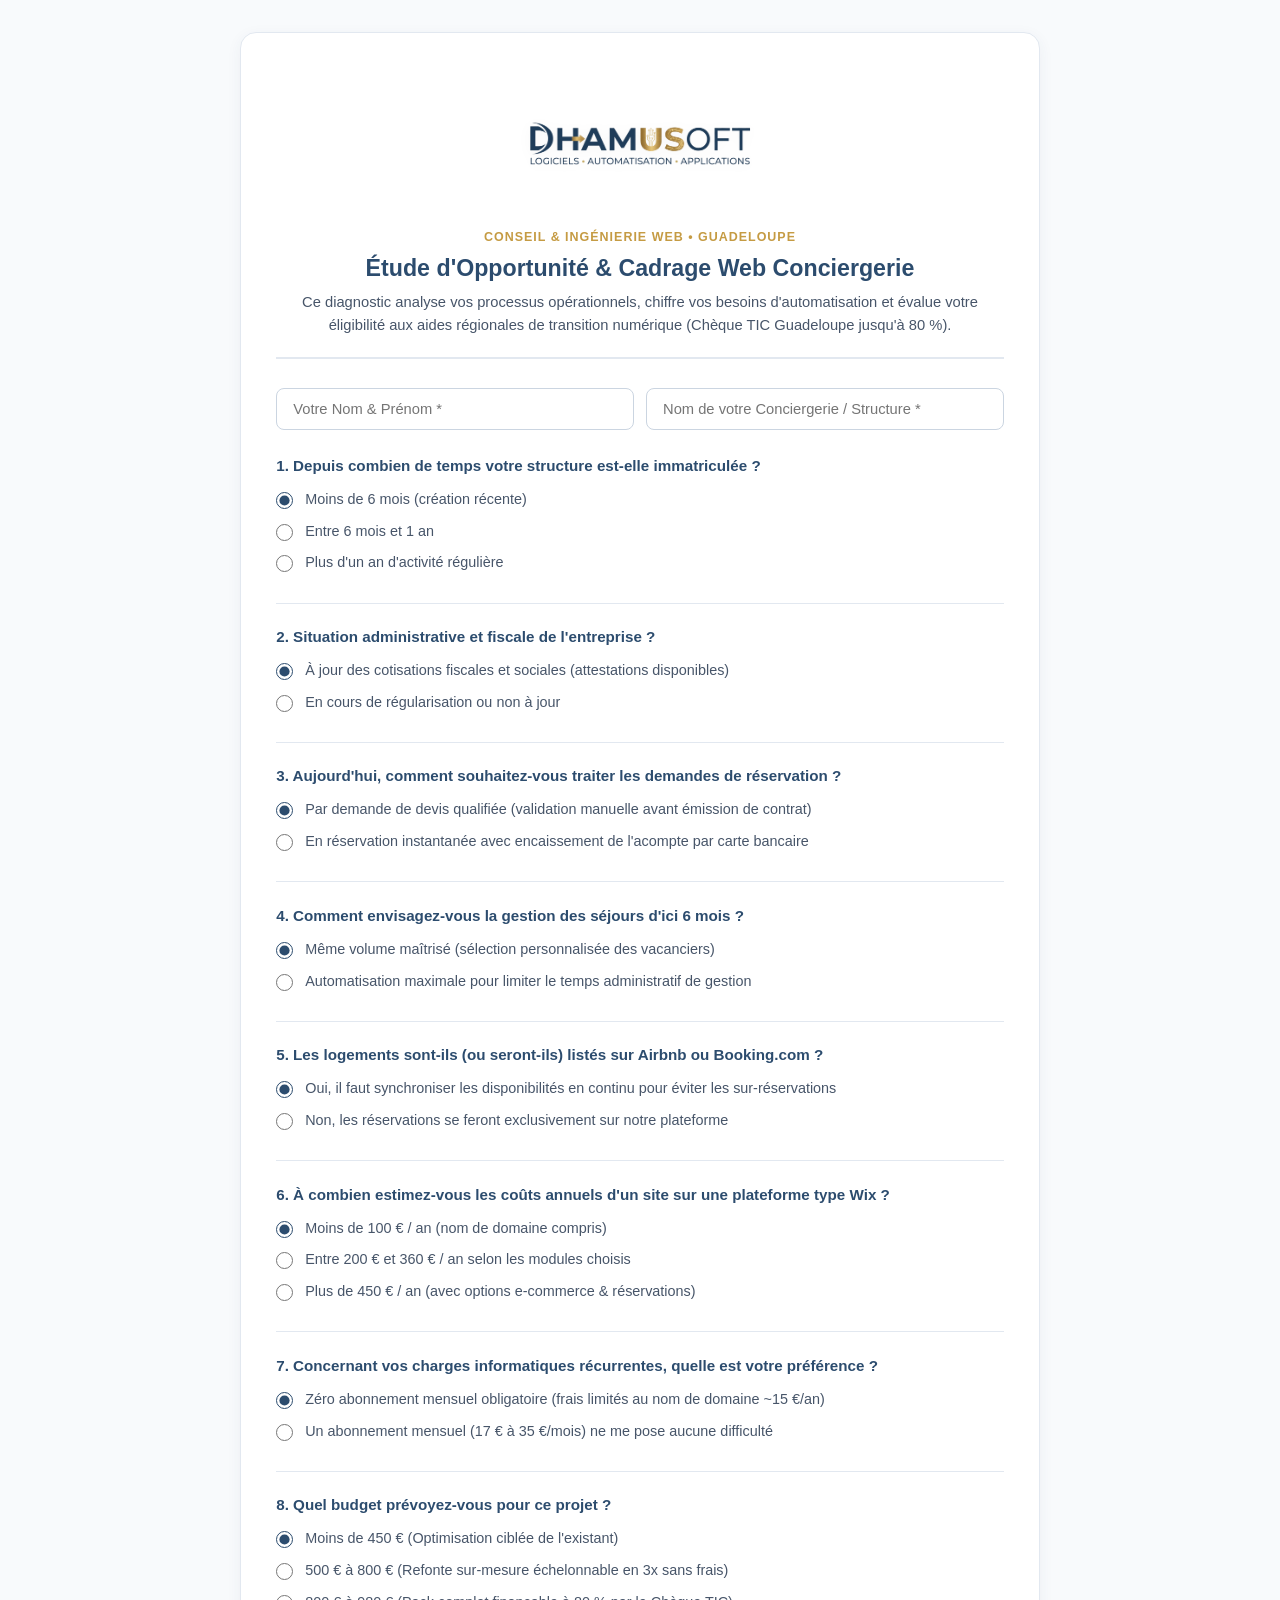
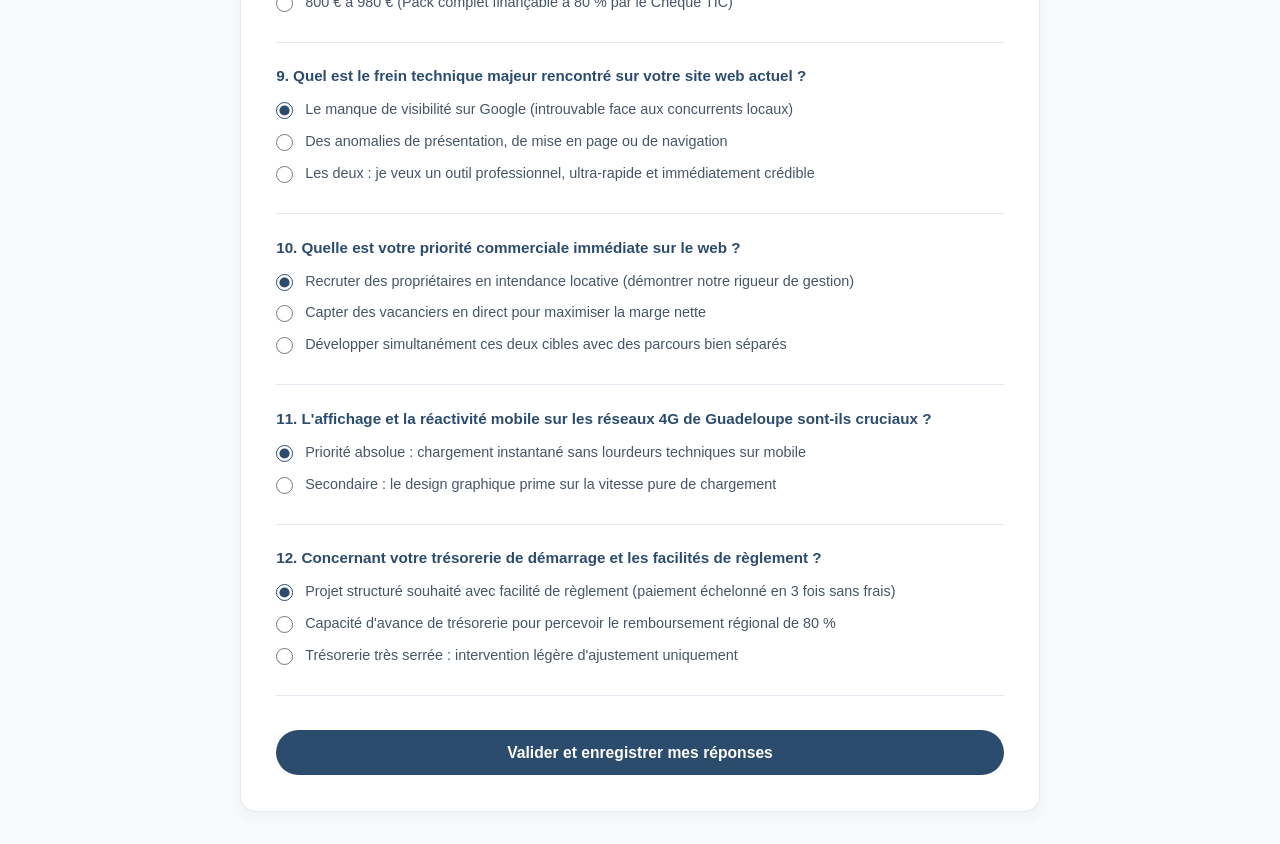
<file: Diagnostic_conciergerie.html>
<!DOCTYPE html>
<html lang="fr">
<head>
  <meta charset="UTF-8">
  <meta name="viewport" content="width=device-width, initial-scale=1.0">
  <title>Cadrage & Diagnostic Web Conciergerie - Dhamusoft</title>
  <link rel="icon" href="data:image/svg+xml,<svg xmlns=%22http://www.w3.org/2000/svg%22 viewBox=%220 0 100 100%22><text y=%22.9em%22 font-size=%2290%22>💻</text></svg>">
  
  <style>
    :root {
      --primary: #2C4C6E;
      --primary-hover: #1E3754;
      --accent: #C59B43;
      --accent-hover: #A88132;
      --bg-page: #f8fafc;
      --card-bg: #ffffff;
      --text-main: #0f172a;
      --text-muted: #475569;
      --border: #e2e8f0;
      --frame-border: #cbd5e1;
      --success-green: #059669;
      --success-bg: #ecfdf5;
      --edit-bg: #e0f2fe;
    }

    * { box-sizing: border-box; margin: 0; padding: 0; }

    body {
      font-family: -apple-system, BlinkMacSystemFont, "Segoe UI", Roboto, sans-serif;
      background-color: var(--bg-page);
      color: var(--text-main);
      line-height: 1.6;
      padding: 2rem 1rem;
      display: flex;
      justify-content: center;
    }

    .container {
      width: 100%;
      max-width: 800px;
      background: var(--card-bg);
      padding: 2.2rem;
      border-radius: 16px;
      border: 1px solid var(--border);
      box-shadow: 0 4px 15px rgba(44, 76, 110, 0.06);
    }

    .brand-header { text-align: center; margin-bottom: 1.8rem; padding-bottom: 1.2rem; border-bottom: 2px solid var(--border); }
    .brand-logo { display: block; max-width: 260px; height: auto; margin: 0 auto 0.8rem auto; filter: drop-shadow(0 2px 6px rgba(0,0,0,0.04)); }
    .brand-tag { display: inline-block; font-size: 0.78rem; font-weight: 800; letter-spacing: 1px; text-transform: uppercase; color: var(--accent); margin-bottom: 0.3rem; }
    h1 { font-size: 1.45rem; color: var(--primary); font-weight: 800; line-height: 1.3; }
    p.intro { color: var(--text-muted); font-size: 0.92rem; margin-top: 0.5rem; }

    .client-info { display: grid; grid-template-columns: 1fr 1fr; gap: 12px; margin-bottom: 1.5rem; }
    .client-info input { padding: 0.75rem 1rem; border: 1px solid var(--frame-border); border-radius: 8px; font-size: 0.92rem; outline: none; }
    .client-info input:focus { border-color: var(--primary); box-shadow: 0 0 0 3px rgba(44, 76, 110, 0.12); }

    .question { margin-bottom: 1.35rem; padding-bottom: 1.2rem; border-bottom: 1px solid var(--border); }
    .question-title { font-weight: 700; font-size: 0.95rem; color: var(--primary); margin-bottom: 0.6rem; }
    label { display: flex; align-items: flex-start; margin-bottom: 0.55rem; cursor: pointer; font-size: 0.90rem; color: var(--text-muted); }
    label:hover { color: var(--text-main); }
    input[type="radio"] { margin-right: 12px; margin-top: 4px; accent-color: var(--primary); min-width: 17px; min-height: 17px; }

    .btn-submit { width: 100%; padding: 0.85rem; background: var(--primary); color: #ffffff; border: none; border-radius: 25px; font-weight: 700; font-size: 0.98rem; cursor: pointer; margin-top: 0.8rem; transition: all 0.2s; }
    .btn-submit:hover { background: var(--primary-hover); transform: translateY(-2px); }

    #confirmation-screen { display: none; text-align: center; padding: 2.2rem 1.5rem; background: var(--success-bg); border: 1px solid #a7f3d0; border-radius: 12px; }
    .confirm-title { font-size: 1.3rem; font-weight: 800; color: var(--success-green); margin-bottom: 0.5rem; }
    .confirm-desc { font-size: 0.92rem; color: var(--text-main); margin-bottom: 1.5rem; }
    .buttons-group { display: flex; flex-direction: column; gap: 10px; max-width: 380px; margin: 0 auto; }
    .btn-action { padding: 0.8rem 1.2rem; color: white; text-decoration: none; border-radius: 25px; font-weight: 700; font-size: 0.90rem; display: inline-flex; align-items: center; justify-content: center; gap: 8px; cursor: pointer; border: none; }
    .btn-wa { background: #25D366; } .btn-wa:hover { background: #1eb855; }
    .btn-gmail { background: #ea4335; } .btn-gmail:hover { background: #d33828; }
    .btn-mail-app { background: var(--primary); } .btn-mail-app:hover { background: var(--primary-hover); }
    .secret-trigger { margin-top: 2rem; font-size: 0.75rem; color: #94a3b8; cursor: pointer; user-select: none; }

    #adminModal { display: none; position: fixed; top: 0; left: 0; width: 100%; height: 100%; background: rgba(15, 23, 42, 0.65); backdrop-filter: blur(4px); z-index: 1000; align-items: center; justify-content: center; }
    .admin-card { background: white; padding: 24px; border-radius: 12px; max-width: 360px; width: 90%; text-align: center; }
    .admin-card input { width: 100%; padding: 10px; margin: 14px 0; border: 1px solid var(--frame-border); border-radius: 6px; font-size: 1rem; text-align: center; }
    .admin-card .ref-input { font-size: 0.85rem; background: #f8fafc; color: var(--text-muted); }

    #restitution-report { display: none; margin-top: 2.5rem; padding-top: 2rem; border-top: 2px dashed var(--frame-border); }
    .report-header { display: flex; justify-content: space-between; align-items: center; border-bottom: 2px solid var(--primary); padding-bottom: 1rem; margin-bottom: 1.2rem; }
    .report-header-titles h2 { font-size: 1.2rem; color: var(--primary); font-weight: 800; }
    .report-logo { max-width: 160px; height: auto; }
    .meta-box { font-size: 0.88rem; color: var(--text-muted); margin-top: 4px; }
    
    .tic-alert { background: var(--success-bg); border-left: 4px solid var(--success-green); padding: 0.85rem 1rem; border-radius: 6px; font-size: 0.88rem; color: #064e3b; margin-bottom: 1.4rem; }
    
    .ranking-card { border: 1px solid var(--border); border-radius: 10px; padding: 1rem 1.2rem; margin-bottom: 1rem; background: #ffffff; }
    .badge-rank { display: inline-block; font-weight: 800; font-size: 0.75rem; padding: 3px 10px; border-radius: 15px; margin-bottom: 0.4rem; letter-spacing: 0.5px; }
    .rank-1 { border-color: var(--accent); background: #fffdfa; } .rank-1 .badge-rank { background: var(--accent); color: white; }
    .rank-2 { border-color: var(--primary); background: #f8fafc; } .rank-2 .badge-rank { background: var(--primary); color: white; }
    .rank-3 { border-color: var(--border); background: #f8fafc; opacity: 0.8; } .rank-3 .badge-rank { background: var(--text-muted); color: white; }
    .sol-title { font-size: 1.05rem; font-weight: 800; color: var(--text-main); margin-bottom: 4px; }
    .sol-desc { font-size: 0.88rem; color: var(--text-muted); margin-bottom: 6px; }
    .sol-calc { font-size: 0.86rem; background: #f1f5f9; padding: 8px 12px; border-radius: 6px; color: var(--text-main); margin-top: 6px; }

    .data-table { width: 100%; border-collapse: collapse; margin-top: 1rem; font-size: 0.85rem; }
    .data-table th, .data-table td { border: 1px solid var(--frame-border); padding: 10px; text-align: left; vertical-align: middle; }
    .data-table th { background-color: var(--primary); color: white; font-weight: 700; }
    .data-table tr:nth-child(even) { background-color: #f8fafc; }
    .highlight-row { font-weight: 700; background-color: #fef3c7 !important; }
    .section-title { font-size: 1.2rem; color: var(--primary); font-weight: 800; margin-top: 2rem; margin-bottom: 1rem; border-bottom: 2px solid var(--accent); padding-bottom: 0.5rem; display: inline-block; }
    
    [contenteditable="true"] { background-color: var(--edit-bg); border: 1px dashed #7dd3fc; border-radius: 4px; padding: 2px 6px; outline: none; transition: background 0.2s; }
    [contenteditable="true"]:focus { background-color: #bae6fd; border-color: #0284c7; }

    .flash-metrics { display: flex; gap: 15px; margin-bottom: 1rem; }
    .metric-box { flex: 1; background: #f1f5f9; padding: 12px; border-radius: 8px; border: 1px solid var(--frame-border); text-align: center; }
    .metric-box strong { display: block; color: var(--primary); font-size: 0.95rem; margin-bottom: 5px; }

    .btn-print { display: block; width: 100%; padding: 0.75rem; background: #ffffff; color: var(--primary); border: 1px solid var(--frame-border); border-radius: 25px; font-weight: 700; font-size: 0.90rem; cursor: pointer; margin-top: 2rem; }
    
    .page-break { margin-top: 2rem; padding-top: 2rem; border-top: 2px dashed var(--frame-border); }
    .tool-label { display: block; font-size: 0.8rem; color: var(--accent); font-weight: 600; margin-top: 4px; }

    /* Grille Méthodologie (Annexe) */
    .method-grid { display: grid; grid-template-columns: 1fr 1fr; gap: 15px; margin-top: 1.5rem; }
    .method-card { border: 1px solid var(--frame-border); padding: 18px; border-radius: 10px; background: #ffffff; box-shadow: 0 2px 8px rgba(0,0,0,0.02); }
    .method-card h4 { color: var(--primary); font-size: 0.98rem; margin-bottom: 8px; }
    .method-card p { font-size: 0.85rem; color: var(--text-muted); margin-bottom: 10px; }
    .method-tool { font-size: 0.78rem; font-weight: 800; color: var(--accent-hover); background: #fef3c7; padding: 4px 10px; border-radius: 12px; display: inline-block; }

    @media print {
      body { background: white; padding: 0; }
      .container { border: none; box-shadow: none; padding: 0; max-width: 100%; }
      #quizForm, #confirmation-screen, .btn-print, .intro, .brand-header, #adminModal { display: none !important; }
      #restitution-report { display: block !important; border-top: none; margin-top: 0; padding-top: 0; }
      .ranking-card { page-break-inside: avoid; border: 1px solid #cbd5e1; }
      .page-break { page-break-before: always; border-top: none; margin-top: 0; padding-top: 0; }
      [contenteditable="true"] { background-color: transparent !important; border: none !important; padding: 0 !important; }
      .method-card { page-break-inside: avoid; }
    }
  </style>
</head>
<body>

<div class="container">
  <div class="brand-header">
    <img src="assets/images/logo_dhamusoft.png" onerror="this.onerror=null; this.src='https://andyvaubien-dhamus.github.io/portfolio-dhamusoft/assets/images/logo_dhamusoft.png';" alt="Logo Dhamusoft" class="brand-logo">
    <span class="brand-tag">Conseil & Ingénierie Web • Guadeloupe</span>
    <h1>Étude d'Opportunité & Cadrage Web Conciergerie</h1>
    <p class="intro">Ce diagnostic analyse vos processus opérationnels, chiffre vos besoins d'automatisation et évalue votre éligibilité aux aides régionales de transition numérique (Chèque TIC Guadeloupe jusqu'à 80 %).</p>
  </div>

  <form id="quizForm">
    <div class="client-info">
      <input type="text" id="clientNom" placeholder="Votre Nom & Prénom *" required>
      <input type="text" id="clientStructure" placeholder="Nom de votre Conciergerie / Structure *" required>
    </div>

    <div class="question">
      <div class="question-title">1. Depuis combien de temps votre structure est-elle immatriculée ?</div>
      <label><input type="radio" name="q1" value="Moins de 6 mois" data-score-tic="0" checked> Moins de 6 mois (création récente)</label>
      <label><input type="radio" name="q1" value="Entre 6 mois et 1 an" data-score-tic="10"> Entre 6 mois et 1 an</label>
      <label><input type="radio" name="q1" value="Plus de 1 an" data-score-tic="25"> Plus d'un an d'activité régulière</label>
    </div>

    <div class="question">
      <div class="question-title">2. Situation administrative et fiscale de l'entreprise ?</div>
      <label><input type="radio" name="q2" value="À jour" data-score-tic="25" checked> À jour des cotisations fiscales et sociales (attestations disponibles)</label>
      <label><input type="radio" name="q2" value="Non à jour" data-score-tic="-100"> En cours de régularisation ou non à jour</label>
    </div>

    <div class="question">
      <div class="question-title">3. Aujourd'hui, comment souhaitez-vous traiter les demandes de réservation ?</div>
      <label><input type="radio" name="q3" value="Devis & validation manuelle" data-score-sm="15" data-score-wx="5" checked> Par demande de devis qualifiée (validation manuelle avant émission de contrat)</label>
      <label><input type="radio" name="q3" value="Paiement direct CB" data-score-sm="5" data-score-wx="15"> En réservation instantanée avec encaissement de l'acompte par carte bancaire</label>
    </div>

    <div class="question">
      <div class="question-title">4. Comment envisagez-vous la gestion des séjours d'ici 6 mois ?</div>
      <label><input type="radio" name="q4" value="Volume maîtrisé" data-score-sm="10" checked> Même volume maîtrisé (sélection personnalisée des vacanciers)</label>
      <label><input type="radio" name="q4" value="Automatisation poussée" data-score-sm="20" data-score-wx="10"> Automatisation maximale pour limiter le temps administratif de gestion</label>
    </div>

    <div class="question">
      <div class="question-title">5. Les logements sont-ils (ou seront-ils) listés sur Airbnb ou Booking.com ?</div>
      <label><input type="radio" name="q5" value="Oui, synchro iCal" data-score-sm="15" data-score-wx="10" checked> Oui, il faut synchroniser les disponibilités en continu pour éviter les sur-réservations</label>
      <label><input type="radio" name="q5" value="Non, exclusivité totale" data-score-sm="0" data-score-wx="0"> Non, les réservations se feront exclusivement sur notre plateforme</label>
    </div>

    <div class="question">
      <div class="question-title">6. À combien estimez-vous les coûts annuels d'un site sur une plateforme type Wix ?</div>
      <label><input type="radio" name="q6" value="Moins de 100 €/an" checked> Moins de 100 € / an (nom de domaine compris)</label>
      <label><input type="radio" name="q6" value="Entre 200 € et 360 €/an"> Entre 200 € et 360 € / an selon les modules choisis</label>
      <label><input type="radio" name="q6" value="Plus de 450 €/an"> Plus de 450 € / an (avec options e-commerce & réservations)</label>
    </div>

    <div class="question">
      <div class="question-title">7. Concernant vos charges informatiques récurrentes, quelle est votre préférence ?</div>
      <label><input type="radio" name="q7" value="Zéro abonnement mensuel" data-score-sm="25" data-score-wx="0" checked> Zéro abonnement mensuel obligatoire (frais limités au nom de domaine ~15 €/an)</label>
      <label><input type="radio" name="q7" value="Abonnement accepté" data-score-sm="0" data-score-wx="25"> Un abonnement mensuel (17 € à 35 €/mois) ne me pose aucune difficulté</label>
    </div>

    <div class="question">
      <div class="question-title">8. Quel budget prévoyez-vous pour ce projet ?</div>
      <label><input type="radio" name="q8" value="< 450 € (Optimisation ciblée)" data-score-wx="25" checked> Moins de 450 € (Optimisation ciblée de l'existant)</label>
      <label><input type="radio" name="q8" value="500 € à 800 € (Refonte en 3x)" data-score-sm="20"> 500 € à 800 € (Refonte sur-mesure échelonnable en 3x sans frais)</label>
      <label><input type="radio" name="q8" value="800 € à 980 € (Pack TIC)" data-score-tic="25"> 800 € à 980 € (Pack complet finançable à 80 % par le Chèque TIC)</label>
    </div>

    <div class="question">
      <div class="question-title">9. Quel est le frein technique majeur rencontré sur votre site web actuel ?</div>
      <label><input type="radio" name="q9" value="Visibilité Google" data-score-sm="20" data-score-wx="5" checked> Le manque de visibilité sur Google (introuvable face aux concurrents locaux)</label>
      <label><input type="radio" name="q9" value="Anomalies design/mobile" data-score-sm="10" data-score-wx="15"> Des anomalies de présentation, de mise en page ou de navigation</label>
      <label><input type="radio" name="q9" value="Les deux" data-score-sm="25" data-score-wx="0"> Les deux : je veux un outil professionnel, ultra-rapide et immédiatement crédible</label>
    </div>

    <div class="question">
      <div class="question-title">10. Quelle est votre priorité commerciale immédiate sur le web ?</div>
      <label><input type="radio" name="q10" value="Recruter propriétaires" data-score-sm="15" data-score-wx="10" checked> Recruter des propriétaires en intendance locative (démontrer notre rigueur de gestion)</label>
      <label><input type="radio" name="q10" value="Réservations vacanciers" data-score-sm="15" data-score-wx="10"> Capter des vacanciers en direct pour maximiser la marge nette</label>
      <label><input type="radio" name="q10" value="Équilibre" data-score-sm="20" data-score-wx="5"> Développer simultanément ces deux cibles avec des parcours bien séparés</label>
    </div>

    <div class="question">
      <div class="question-title">11. L'affichage et la réactivité mobile sur les réseaux 4G de Guadeloupe sont-ils cruciaux ?</div>
      <label><input type="radio" name="q11" value="Priorité absolue" data-score-sm="20" data-score-wx="0" checked> Priorité absolue : chargement instantané sans lourdeurs techniques sur mobile</label>
      <label><input type="radio" name="q11" value="Secondaire" data-score-sm="5" data-score-wx="15"> Secondaire : le design graphique prime sur la vitesse pure de chargement</label>
    </div>

    <div class="question">
      <div class="question-title">12. Concernant votre trésorerie de démarrage et les facilités de règlement ?</div>
      <label><input type="radio" name="q12" value="Échelonnement en 3 fois" data-score-sm="20" data-score-tic="15" checked> Projet structuré souhaité avec facilité de règlement (paiement échelonné en 3 fois sans frais)</label>
      <label><input type="radio" name="q12" value="Avance Chèque TIC" data-score-sm="15" data-score-tic="25"> Capacité d'avance de trésorerie pour percevoir le remboursement régional de 80 %</label>
      <label><input type="radio" name="q12" value="Trésorerie serrée" data-score-sm="0" data-score-wx="25"> Trésorerie très serrée : intervention légère d'ajustement uniquement</label>
    </div>

    <button type="button" class="btn-submit" onclick="traiterEtSoumettre()">Valider et enregistrer mes réponses</button>
  </form>

  <div id="confirmation-screen">
    <div class="confirm-title">✅ Diagnostic complété avec succès !</div>
    <p class="confirm-desc">Vos critères opérationnels et vos priorités d'optimisation ont été enregistrés.<br>
    Prévenez votre conseiller <strong>Dhamusoft</strong> en un clic pour convenir de la restitution de votre étude technique et financière :</p>
    
    <div class="buttons-group">
      <a id="btnWhatsApp" class="btn-action btn-wa" href="#" target="_blank">📱 Prévenir via WhatsApp</a>
      <a id="btnGmail" class="btn-action btn-gmail" href="#" target="_blank">📧 Prévenir avec Gmail Web</a>
      <a id="btnEmailApp" class="btn-action btn-mail-app" href="#">✉️ Prévenir par E-mail</a>
    </div>

    <div class="secret-trigger" onclick="handleSecretClick()">© Dhamusoft • Solutions Logicielles</div>
  </div>

  <div id="restitution-report">
    
    <!-- PAGE 1 : CLASSEMENT -->
    <div class="report-header">
      <div class="report-header-titles">
        <h2>FICHE DE RESTITUTION STRATÉGIQUE & DIGITALE</h2>
        <div class="meta-box" id="reportMeta"></div>
      </div>
      <img src="assets/images/logo_dhamusoft.png" onerror="this.onerror=null; this.src='https://andyvaubien-dhamus.github.io/portfolio-dhamusoft/assets/images/logo_dhamusoft.png';" alt="Dhamusoft" class="report-logo">
    </div>

    <div class="tic-alert">
      <strong>Dispositif Régional Chèque TIC & Trésorerie :</strong> Nos solutions sont calibrées sous 1 000 € pour faciliter votre avance de trésorerie. Elles sont finançables jusqu'à 80 % par la Région Guadeloupe et bénéficient d'un <strong>échelonnement en 3 fois sans frais</strong> pendant l'instruction de l'aide.
    </div>

    <h3 style="font-size: 1.05rem; margin-bottom: 0.8rem; color: var(--primary);">Classement comparatif des 3 solutions (Budget &lt; 1000 €)</h3>
    <div id="solutionsRanking"></div>
    
    <button class="btn-print" onclick="window.print()">🖨️ Exporter le dossier complet en PDF</button>

    <!-- PAGE 2 : RENTABILITÉ SUR 3 ANS -->
    <div class="page-break">
      <div class="section-title">Étude de Rentabilité Financière sur 3 Ans (TCO)</div>
      <p style="font-size: 0.9rem; color: var(--text-muted); margin-bottom: 1rem;">
        Analyse comparative démontrant l'impact des charges fixes de la plateforme Wix (moy. 28 €/mois) par rapport à un actif propriétaire Dhamusoft sans abonnement mensuel.
      </p>

      <table class="data-table">
        <thead>
          <tr>
            <th>Indicateur financier</th>
            <th>Maintien Wix seul</th>
            <th>Offre 1 : Wix Optimisé</th>
            <th>Offre 2 : Sur-Mesure</th>
            <th>Offre 3 : Pack Croissance</th>
          </tr>
        </thead>
        <tbody>
          <tr>
            <td><strong>Investissement initial</strong></td>
            <td>0 €</td>
            <td>390 € <br><span style="font-size:0.75rem; font-weight:normal;">(ou 2x 195 €)</span></td>
            <td>750 € <br><span style="font-size:0.75rem; font-weight:normal;">(ou 3x 250 €)</span></td>
            <td>980 € <br><span style="font-size:0.75rem; font-weight:normal;">(ou 3x 326 €)</span></td>
          </tr>
          <tr>
            <td><strong>Aide Chèque TIC (80 %)</strong></td>
            <td>Non éligible</td>
            <td>Non éligible</td>
            <td style="color: var(--success-green); font-weight: bold;">- 600 €</td>
            <td style="color: var(--success-green); font-weight: bold;">- 784 €</td>
          </tr>
          <tr>
            <td><strong>Coût net de création</strong></td>
            <td>0 €</td>
            <td>390 €</td>
            <td><strong>150 €</strong></td>
            <td><strong>196 €</strong></td>
          </tr>
          <tr>
            <td><strong>Abonnements sur 3 ans</strong></td>
            <td>1 008 € <br><span style="font-size:0.75rem; font-weight:normal;">(336 €/an)</span></td>
            <td>1 008 € <br><span style="font-size:0.75rem; font-weight:normal;">(336 €/an)</span></td>
            <td>45 € <br><span style="font-size:0.75rem; font-weight:normal;">(Domaine 15 €/an)</span></td>
            <td>45 € <br><span style="font-size:0.75rem; font-weight:normal;">(Domaine 15 €/an)</span></td>
          </tr>
          <tr class="highlight-row">
            <td>COÛT TOTAL SUR 3 ANS</td>
            <td>1 008 €</td>
            <td>1 398 €</td>
            <td>195 € <span style="font-size:0.75rem; font-weight:normal;">(avec aide)</span></td>
            <td>241 € <span style="font-size:0.75rem; font-weight:normal;">(avec aide)</span></td>
          </tr>
          <tr>
            <td><strong>Bilan & Économie nette</strong></td>
            <td style="color: #ef4444;">Perte sèche (loyers)</td>
            <td style="color: #ef4444;">Surcoût de +390 €</td>
            <td style="color: var(--success-green); font-weight: bold;">Jusqu'à 813 € d'économie</td>
            <td style="color: var(--success-green); font-weight: bold;">Jusqu'à 767 € d'économie</td>
          </tr>
        </tbody>
      </table>
      <p style="font-size: 0.85rem; margin-top: 1rem; color: var(--text-muted);">
        <em>Conclusion : Même sans subvention régionale, l'offre Sur-Mesure est amortie dès le 22ème mois grâce à la suppression de l'abonnement Wix. Avec le Chèque TIC, le coût total sur 3 ans (incluant la création) est 5 fois moins cher que de conserver le site Wix actuel.</em>
      </p>
    </div>

    <!-- PAGE 3 : AUDIT TECHNIQUE AVEC METHODE INTEGREE -->
    <div class="page-break">
      <div class="section-title">Benchmark Technique & Plan d'Action SEO</div>
      
      <p style="font-size: 0.85rem; margin-bottom: 1rem;">
        <strong>URL Auditée :</strong> <span contenteditable="true" style="font-weight: bold; padding: 2px 8px; min-width: 250px; display: inline-block;">www.conciergerieserviceguadeloupe.com</span>
      </p>

      <div class="flash-metrics">
        <div class="metric-box">
          <strong>Score Mobile PageSpeed</strong>
          <span contenteditable="true" style="font-size: 1.2rem; font-weight: bold;">38 / 100</span>
        </div>
        <div class="metric-box">
          <strong>Pages indexées Google</strong>
          <span contenteditable="true" style="font-size: 1.2rem; font-weight: bold;">2 pages</span>
        </div>
        <div class="metric-box">
          <strong>Conversion Mobile</strong>
          <span contenteditable="true" style="font-size: 1.2rem; font-weight: bold; color: #ef4444;">Absente (Pas de WhatsApp)</span>
        </div>
      </div>

      <table class="data-table">
        <thead>
          <tr>
            <th style="width: 25%;">Axe d'Audit Technique</th>
            <th style="width: 28%;">Constat sur votre Wix actuel</th>
            <th style="width: 23%;">Standard Top Concurrents</th>
            <th style="width: 24%;">Plan d'Action Dhamusoft</th>
          </tr>
        </thead>
        <tbody>
          <tr>
            <td>
              <strong>1. Vitesse & Score Mobile (Core Web Vitals)</strong><br>
              <span class="tool-label">🛠 Outil : Google PageSpeed Insights</span>
            </td>
            <td contenteditable="true">Score &lt; 50/100 : Chargement &gt; 3,5s sur réseau 4G local à cause des scripts lourds propriétaires Wix.</td>
            <td>Score &gt; 90/100 : Affichage instantané (&lt; 1,2s).</td>
            <td>Code pur allégé sans surcouche logicielle : pénalité Google levée et rebond divisé par 2.</td>
          </tr>
          <tr>
            <td>
              <strong>2. Balisage Sémantique SEO (H1, H2, Title)</strong><br>
              <span class="tool-label">🛠 Méthode : Inspection du code source</span>
            </td>
            <td contenteditable="true">Générique / Confus : Titres non géo-ciblés, hiérarchie H1 absente ou dupliquée.</td>
            <td>Géo-ciblage strict par intention et zone géographique.</td>
            <td>Réécriture complète de l'arborescence pour capter les requêtes locales (Guadeloupe).</td>
          </tr>
          <tr>
            <td>
              <strong>3. Optimisation Visuelle (Alt & .webp)</strong><br>
              <span class="tool-label">🛠 Outil : Analyseur réseau (DevTools)</span>
            </td>
            <td contenteditable="true">Fichiers bruts lourds (ex: 3 Mo) sans balises textuelles "alt" pour Google Images.</td>
            <td>Compression WebP &lt; 150 Ko + mots-clés.</td>
            <td>Conversion intégrale au format .webp et indexation SEO des photos de biens.</td>
          </tr>
          <tr>
            <td>
              <strong>4. Séparation des Parcours (Propriétaires / Voyageurs)</strong><br>
              <span class="tool-label">🛠 Méthode : Audit des parcours UX</span>
            </td>
            <td contenteditable="true">Parcours mélangés : les cibles se croisent sur la page d'accueil, diluant le message.</td>
            <td>Double tunnel étanche dès la page d'accueil.</td>
            <td>Création de deux portes d'entrée distinctes avec argumentaires de conversion dédiés.</td>
          </tr>
          <tr>
            <td>
              <strong>5. Ergonomie Tactile & Contact Mobile</strong><br>
              <span class="tool-label">🛠 Méthode : Test d'utilisabilité tactile</span>
            </td>
            <td contenteditable="true">Friction élevée : formulaires inadaptés au mobile, numéros de tel non cliquables.</td>
            <td>Contact en 1 tapotement (appels/WhatsApp).</td>
            <td>Intégration d'une barre d'action mobile rapide (Appel direct, WhatsApp prérempli).</td>
          </tr>
          <tr>
            <td>
              <strong>6. Indexation robots.txt & Couverture Google</strong><br>
              <span class="tool-label">🛠 Outil : Requête Google "site:"</span>
            </td>
            <td contenteditable="true">Sous-indexation critique : la majorité des pages internes sont ignorées par Google.</td>
            <td>Plan Sitemap XML actif et pages ciblées.</td>
            <td>Déploiement d'un sitemap propre et soumission manuelle à Google Search Console.</td>
          </tr>
        </tbody>
      </table>
    </div>

    <!-- PAGE 4 : ANNEXE MÉTHODOLOGIE -->
    <div class="page-break">
      <div class="section-title">Annexe 1 : Transparence & Méthodologie d'Audit Technique</div>
      <p style="font-size: 0.9rem; color: var(--text-muted); margin-bottom: 1rem;">
        Dans une démarche de stricte transparence, ce document annexe détaille les outils officiels et les protocoles d'ingénierie web utilisés par Dhamusoft pour évaluer objectivement les performances et les anomalies de votre site actuel.
      </p>

      <div class="method-grid">
        <!-- Point 1 -->
        <div class="method-card">
          <h4>1. Vitesse & Performances Mobiles</h4>
          <span class="method-tool">Outil : Google PageSpeed Insights (API)</span>
          <p>Mesure des signaux Web essentiels (Core Web Vitals) tels que le <em>Largest Contentful Paint (LCP)</em> et le <em>Cumulative Layout Shift (CLS)</em>. Permet de chiffrer l'impact négatif des surcouches JavaScript imposées par l'hébergeur sur les réseaux mobiles 3G/4G.</p>
        </div>
        
        <!-- Point 2 -->
        <div class="method-card">
          <h4>2. Sémantique & Structure SEO</h4>
          <span class="method-tool">Méthode : Inspection du DOM (Document Object Model)</span>
          <p>Analyse du code source HTML brut lu par les robots. Vérification de la présence, de l'unicité et du ciblage géographique des balises maîtresses <code>&lt;title&gt;</code> et de la hiérarchie des titres (de <code>&lt;h1&gt;</code> à <code>&lt;h6&gt;</code>) pour le référencement local.</p>
        </div>

        <!-- Point 3 -->
        <div class="method-card">
          <h4>3. Poids & Métadonnées Visuelles</h4>
          <span class="method-tool">Outil : Chrome Developer Tools (Onglet Network)</span>
          <p>Interception des requêtes serveur pour vérifier le poids réel de téléchargement des images. Contrôle de la présence de l'attribut textuel <code>alt="..."</code> obligatoire pour positionner vos biens sur le moteur de recherche Google Images.</p>
        </div>

        <!-- Point 4 -->
        <div class="method-card">
          <h4>4. Architecture des Parcours Utilisateur</h4>
          <span class="method-tool">Méthode : Audit UX (Cognitive Walkthrough)</span>
          <p>Simulation du cheminement d'un visiteur selon son intention (Propriétaire cherchant de la gestion vs Vacancier cherchant une nuitée). Évaluation des points de friction cognitifs qui font chuter le taux de conversion.</p>
        </div>

        <!-- Point 5 -->
        <div class="method-card">
          <h4>5. Accessibilité & Ergonomie Tactile</h4>
          <span class="method-tool">Méthode : Test d'Émulation Mobile & Tap Targets</span>
          <p>Vérification du dimensionnement des boutons d'appel à l'action pour les écrans tactiles. Contrôle des protocoles de liens rapides (ex: <code>tel:</code> ou <code>https://wa.me/</code>) pour garantir une mise en relation instantanée au pouce.</p>
        </div>

        <!-- Point 6 -->
        <div class="method-card">
          <h4>6. Profondeur d'Indexabilité</h4>
          <span class="method-tool">Outil : Opérateur Google "site:" & fichier robots.txt</span>
          <p>Interrogation directe des serveurs de Google via la commande avancée <code>site:votredomaine.com</code> pour extraire le nombre exact de pages officiellement reconnues et affichables dans les résultats de recherche publics.</p>
        </div>
      </div>
    </div>

  </div>
</div>

<div id="adminModal">
  <div class="admin-card">
    <h3 style="color: var(--primary); font-size: 1.1rem; margin-bottom: 8px;">Espace Consultant</h3>
    <p style="font-size: 0.85rem; color: var(--text-muted);">Restaurer un dossier client ou afficher les résultats :</p>
    <input type="password" id="adminPass" placeholder="Code secret (1984)">
    <input type="text" id="adminRef" class="ref-input" placeholder="Réf. Dossier (Copier-coller ici)">
    
    <div style="display: flex; gap: 8px; margin-top: 10px;">
      <button class="btn-action btn-mail-app" style="flex: 1;" onclick="verifierPass()">Valider</button>
      <button class="btn-action" style="flex: 1; background: #cbd5e1; color: var(--text-main);" onclick="fermerModal()">Annuler</button>
    </div>
  </div>
</div>

<script>
const DEST_PHONE = "5906900511"; 
const DEST_EMAIL = "dhamusoft@gmail.com";
const ADMIN_CODE = "1984";

let secretClicks = 0;

function traiterEtSoumettre() {
  const form = document.getElementById('quizForm');
  const nom = document.getElementById('clientNom').value.trim();
  const structure = document.getElementById('clientStructure').value.trim();

  if (!nom || !structure) {
    alert("Merci d'indiquer votre nom et le nom de votre structure avant de valider.");
    return;
  }

  let scoreTic = 0, scoreSM = 0, scoreWx = 0;
  let indices = [];

  for (let i = 1; i <= 12; i++) {
    const radios = form.querySelectorAll(`input[name="q${i}"]`);
    let checkedIndex = 0;
    radios.forEach((r, idx) => { 
      if(r.checked) {
        checkedIndex = idx;
        scoreTic += parseInt(r.getAttribute('data-score-tic') || '0', 10);
        scoreSM += parseInt(r.getAttribute('data-score-sm') || '0', 10);
        scoreWx += parseInt(r.getAttribute('data-score-wx') || '0', 10);
      }
    });
    indices.push(checkedIndex);
  }

  // --- CRYPTAGE DE LA REFERENCE (NOM::STRUCTURE::012012012) ---
  const refString = `${nom}::${structure}::${indices.join('')}`;
  const refCode = btoa(encodeURIComponent(refString)); // Convertit en Base64

  const solutions = [
    {
      id: "sur_mesure",
      titre: "Refonte Sur-Mesure Sans Abonnement (Indépendance & iCal)",
      score: scoreSM + (scoreTic >= 45 ? 25 : 0),
      coutAnnuel: "~15 € / an (nom de domaine seul)",
      financement: "Prestation : 750 € | Financement Chèque TIC 80 % : -600 € | Reste à charge réel : 150 € (3x 250 € hors subvention). Éligible rubrique « Développement site Web ».",
      description: "Migration vers un site propriétaire ultra-performant (chargement &lt; 1s), optimisation SEO local Guadeloupe, synchronisation iCal multicanale et suppression définitive de l'abonnement Wix.",
      atout: "Élimine la charge fixe de Wix, booste la visibilité Google et préserve la trésorerie grâce à l'échelonnement."
    },
    {
      id: "pack_croissance",
      titre: "Pack Croissance & Acquisition (Propriétaires + Voyageurs)",
      score: scoreTic + 15,
      coutAnnuel: "~15 € / an",
      financement: "Prestation globale : 980 € | Financement Chèque TIC 80 % : -784 € | Reste à charge réel : 196 € (3x 326 € hors subvention). Éligible rubriques « Dev. Site Web » et « Accompagnement ».",
      description: "Refonte sur-mesure complète, double tunnel de conversion, simulateur de rentabilité locative pour séduire les propriétaires, livret d'accueil numérique et SEO avancé.",
      atout: "Levier financier régional pour acquérir un actif digital complet de niveau agence à moins de 200 € réels."
    },
    {
      id: "wix_optimise",
      titre: "Audit & Optimisation Express du site Wix existant",
      score: scoreWx,
      coutAnnuel: "200 € à 360 € / an (maintien de l'abonnement Wix en cours)",
      financement: "Intervention forfaitaire : 390 € (Règlement comptant ou en 2 fois). Non éligible aide régionale.",
      description: "Nettoyage des anomalies d'affichage mobile sur le site en place, réécriture des balises SEO essentielles (titres, metas) et ajustement des boutons de contact rapide.",
      atout: "Mise en œuvre rapide sans formalité administrative régionale, idéale si vous n'êtes pas éligible aux aides."
    }
  ];

  solutions.sort((a, b) => b.score - a.score);

  const containerRanking = document.getElementById('solutionsRanking');
  containerRanking.innerHTML = '';

  const badges = [
    { label: "🥇 SOLUTION RECOMMANDÉE", class: "rank-1" },
    { label: "🥈 SOLUTION ALTERNATIVE", class: "rank-2" },
    { label: "🥉 SOLUTION ÉCARTÉE / SECONDAIRE", class: "rank-3" }
  ];

  solutions.forEach((sol, idx) => {
    const card = document.createElement('div');
    card.className = `ranking-card ${badges[idx].class}`;
    card.innerHTML = `
      <span class="badge-rank">${badges[idx].label}</span>
      <div class="sol-title">${sol.titre}</div>
      <div class="sol-desc">${sol.description}</div>
      <div class="sol-desc"><strong>Bénéfice clé :</strong> ${sol.atout}</div>
      <div class="sol-calc">
        • Frais fixes annuels : <strong>${sol.coutAnnuel}</strong><br>
        • Modalités & Financement : ${sol.financement}
      </div>
    `;
    containerRanking.appendChild(card);
  });

  document.getElementById('reportMeta').innerHTML = `
    <strong>Bénéficiaire :</strong> ${nom} — ${structure} | <strong>Réalisé par :</strong> Dhamusoft | <strong>Date :</strong> ${new Date().toLocaleDateString('fr-FR')}
  `;

  // Message complet avec la Réf. Dossier à la fin
  const messageClient = `Bonjour,\n\nJe viens de compléter l'étude d'opportunité et le cadrage technique pour le projet web de ma structure : ${structure}.\n\nMes critères d'organisation ont été enregistrés avec succès.\nJe reste à votre disposition pour planifier la restitution de notre feuille de route.\n\nBien cordialement,\n${nom}\n\n---\nRéf. Dossier : ${refCode}`;

  document.getElementById('btnWhatsApp').href = `https://wa.me/${DEST_PHONE}?text=${encodeURIComponent(messageClient)}`;

  // Encodage renforcé pour les E-mails (protège les sauts de ligne)
  const messageEmail = messageClient.replace(/\n/g, '%0D%0A');
  const sujet = `Diagnostic Web complété - ${structure} (${nom})`;
  
  const gmailUrl = `https://mail.google.com/mail/?view=cm&fs=1&to=${encodeURIComponent(DEST_EMAIL)}&su=${encodeURIComponent(sujet)}&body=${messageEmail}`;
  document.getElementById('btnGmail').href = gmailUrl;

  document.getElementById('btnEmailApp').href = `mailto:${DEST_EMAIL}?subject=${encodeURIComponent(sujet)}&body=${messageEmail}`;

  form.style.display = 'none';
  document.getElementById('confirmation-screen').style.display = 'block';
}

function handleSecretClick() {
  secretClicks++;
  if (secretClicks >= 3) {
    secretClicks = 0;
    ouvrirModal();
  }
}

document.addEventListener('keydown', (e) => {
  if (e.ctrlKey && e.shiftKey && (e.key === 'D' || e.key === 'd')) {
    e.preventDefault();
    ouvrirModal();
  }
});

function ouvrirModal() {
  document.getElementById('adminModal').style.display = 'flex';
  document.getElementById('adminPass').focus();
}

function fermerModal() {
  document.getElementById('adminModal').style.display = 'none';
  document.getElementById('adminPass').value = '';
}

function verifierPass() {
  const pass = document.getElementById('adminPass').value;
  const ref = document.getElementById('adminRef').value.trim();

  if (pass === ADMIN_CODE) {
    fermerModal();

    // RESTAURATION DES DONNÉES SI UN CODE EST COLLÉ
    if (ref) {
      try {
        const decoded = decodeURIComponent(atob(ref));
        const parts = decoded.split('::');
        if (parts.length === 3) {
          document.getElementById('clientNom').value = parts[0];
          document.getElementById('clientStructure').value = parts[1];
          const indicesArray = parts[2].split('');
          
          for(let i = 1; i <= 12; i++) {
             const radios = document.querySelectorAll(`input[name="q${i}"]`);
             const restoredIndex = parseInt(indicesArray[i-1], 10);
             if(radios[restoredIndex]) {
                radios[restoredIndex].checked = true;
             }
          }
          // On relance le calcul silencieusement
          traiterEtSoumettre();
        }
      } catch(e) {
        alert("Code de restauration invalide.");
        return;
      }
    }

    // AFFICHER LE RAPPORT
    document.getElementById('quizForm').style.display = 'none';
    document.getElementById('confirmation-screen').style.display = 'none';
    const rep = document.getElementById('restitution-report');
    rep.style.display = 'block';
    rep.scrollIntoView({ behavior: 'smooth' });

  } else {
    alert("Code incorrect.");
  }
}
</script>

</body>
</html>
</file>
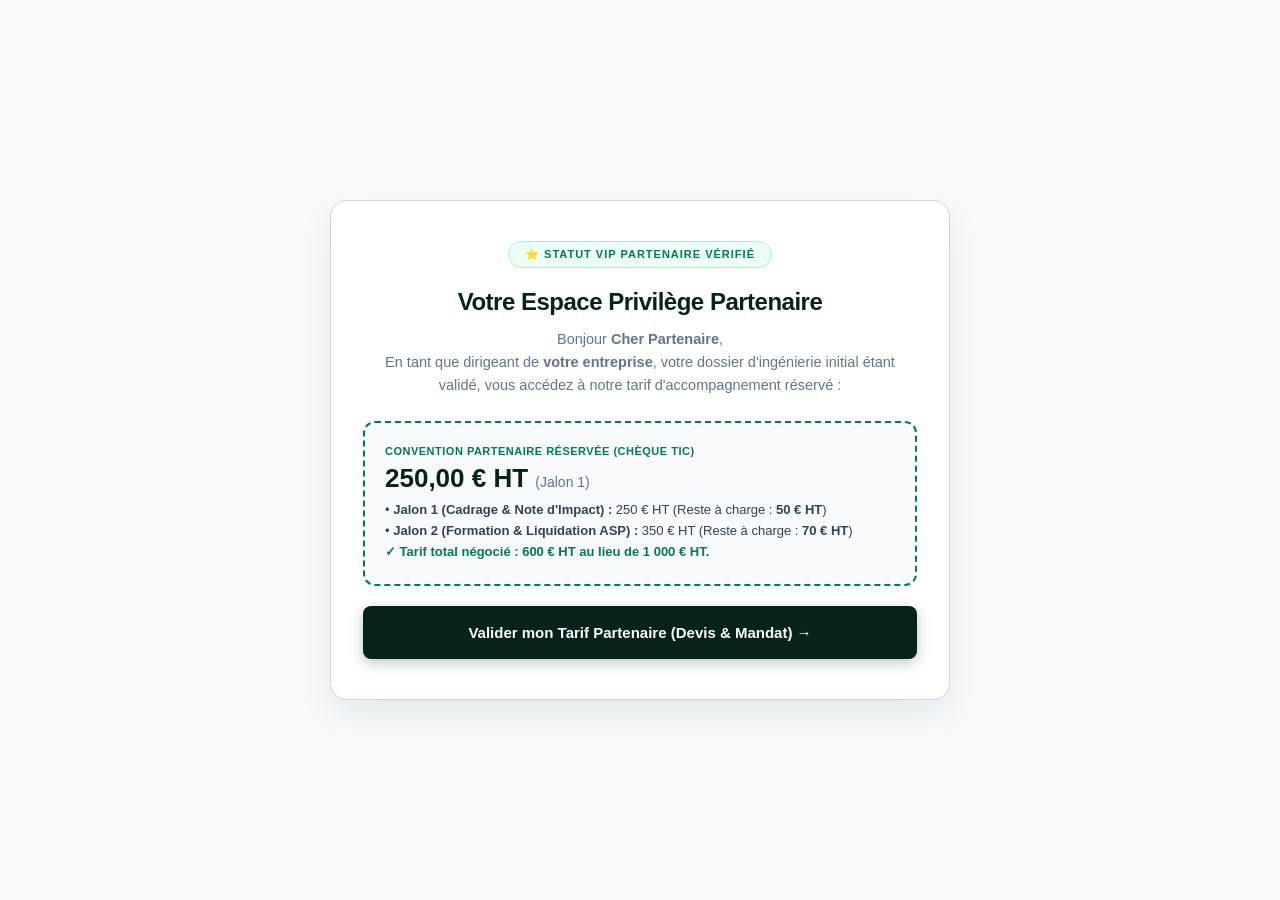
<file: partenaire-vip.html>
<!DOCTYPE html>
<html lang="fr">
<head>
  <meta charset="utf-8">
  <meta name="viewport" content="width=device-width, initial-scale=1.0">
  <title>Accès Partenaire Privilégié • Cabinet Dhamusoft</title>
  <style>
    :root {
      --bg: #F8FAFC;
      --surface: #FFFFFF;
      --border: #CBD5E1;
      --primary: #05231A;
      --accent: #047857;
      --gold-bg: #FEF3C7;
      --gold-border: #FDE68A;
      --gold-text: #B45309;
      --text: #090D16;
      --muted: #64748B;
    }

    * { box-sizing: border-box; margin: 0; padding: 0; }

    body {
      font-family: -apple-system, BlinkMacSystemFont, "Segoe UI", Roboto, sans-serif;
      background: var(--bg);
      color: var(--text);
      display: flex;
      align-items: center;
      justify-content: center;
      min-height: 100vh;
      padding: 24px 16px;
    }

    .vip-card {
      background: var(--surface);
      border: 1.5px solid var(--border);
      border-radius: 16px;
      max-width: 620px;
      width: 100%;
      padding: 40px 32px;
      box-shadow: 0 15px 35px rgba(5, 35, 26, 0.08);
      text-align: center;
    }

    .badge-vip {
      display: inline-flex;
      align-items: center;
      gap: 6px;
      background: #ECFDF5;
      color: var(--accent);
      border: 1px solid #A7F3D0;
      font-size: 11px;
      font-weight: 800;
      letter-spacing: 1px;
      padding: 6px 16px;
      border-radius: 20px;
      text-transform: uppercase;
      margin-bottom: 20px;
    }

    h1 {
      font-size: 24px;
      font-weight: 900;
      color: var(--primary);
      margin-bottom: 12px;
      letter-spacing: -0.5px;
    }

    .welcome-text {
      color: var(--muted);
      font-size: 14.5px;
      line-height: 1.6;
      margin-bottom: 24px;
    }

    .coupon-box {
      background: #F8FAFC;
      border: 2px dashed var(--accent);
      border-radius: 12px;
      padding: 22px 20px;
      margin: 20px 0;
      text-align: left;
    }

    .coupon-label {
      font-size: 11px;
      font-weight: 800;
      color: var(--accent);
      text-transform: uppercase;
      letter-spacing: 0.5px;
      margin-bottom: 4px;
    }

    .vip-price {
      font-size: 26px;
      font-weight: 900;
      color: var(--primary);
      margin: 6px 0;
    }

    .vip-details {
      font-size: 13px;
      color: #334155;
      line-height: 1.6;
    }

    .btn-tunnel {
      display: block;
      background: var(--primary);
      color: #FFFFFF;
      border: none;
      padding: 18px 28px;
      border-radius: 8px;
      font-weight: 800;
      font-size: 15px;
      cursor: pointer;
      width: 100%;
      margin-top: 20px;
      box-shadow: 0 4px 14px rgba(5, 35, 26, 0.25);
      transition: background 0.2s, transform 0.1s;
    }

    .btn-tunnel:hover {
      background: #0B382A;
      transform: translateY(-1px);
    }

    /* Modale Tunnel */
    .modal-overlay {
      position: fixed;
      top: 0; left: 0; width: 100vw; height: 100vh;
      background: rgba(5, 35, 26, 0.85);
      backdrop-filter: blur(6px);
      z-index: 99999;
      display: flex;
      align-items: center;
      justify-content: center;
      padding: 20px 10px;
    }

    .modal-container {
      background: #FFFFFF;
      border-radius: 14px;
      max-width: 650px;
      width: 100%;
      max-height: 90vh;
      overflow-y: auto;
      padding: 30px;
      box-shadow: 0 25px 50px rgba(0,0,0,0.3);
      position: relative;
    }

    .close-x {
      position: absolute;
      top: 15px; right: 20px;
      background: none; border: none; font-size: 24px; color: var(--muted); cursor: pointer;
    }

    .form-grid {
      display: grid;
      grid-template-columns: repeat(2, 1fr);
      gap: 12px;
      margin-bottom: 15px;
    }

    .form-group { display: flex; flex-direction: column; text-align: left; }
    .form-group label { font-size: 11px; font-weight: 700; color: #475569; margin-bottom: 4px; }
    .form-control { border: 1.5px solid var(--border); border-radius: 6px; padding: 10px; font-size: 13px; outline: none; }
    .form-control:focus { border-color: var(--accent); }
    .form-control.prefilled { background-color: #F8FAFC; border-color: #94A3B8; }

    .signature-pad-box {
      border: 2px dashed #94A3B8;
      border-radius: 8px;
      background: #F8FAFC;
      padding: 12px;
      margin: 15px 0;
      text-align: center;
    }

    #vip-canvas {
      background: #FFFFFF;
      border: 1px solid var(--border);
      border-radius: 6px;
      width: 100%;
      height: 130px;
      touch-action: none;
      cursor: crosshair;
    }
  </style>
</head>
<body>

  <div class="vip-card">
    <div class="badge-vip">⭐ Statut VIP Partenaire Vérifié</div>
    <h1>Votre Espace Privilège Partenaire</h1>
    
    <p class="welcome-text">
      Bonjour <strong id="lbl-rep-header">Cher Partenaire</strong>,<br>
      En tant que dirigeant de <strong id="lbl-ste-header">votre entreprise</strong>, votre dossier d'ingénierie initial étant validé, vous accédez à notre tarif d'accompagnement réservé :
    </p>

    <div class="coupon-box">
      <div class="coupon-label">Convention Partenaire Réservée (Chèque TIC)</div>
      <div class="vip-price">250,00 € HT <span style="font-size: 14px; font-weight: 500; color: #64748B;">(Jalon 1)</span></div>
      <div class="vip-details">
        • <strong>Jalon 1 (Cadrage & Note d'Impact) :</strong> 250 € HT (Reste à charge : <strong>50 € HT</strong>)<br>
        • <strong>Jalon 2 (Formation & Liquidation ASP) :</strong> 350 € HT (Reste à charge : <strong>70 € HT</strong>)<br>
        <span style="color: var(--accent); font-weight: 700;">✓ Tarif total négocié : 600 € HT au lieu de 1 000 € HT.</span>
      </div>
    </div>

    <button class="btn-tunnel" onclick="ouvrirTunnelVip()">
      Valider mon Tarif Partenaire (Devis & Mandat) →
    </button>
  </div>

  <!-- MODALE DU TUNNEL SECRET PRÉ-REMPLI -->
  <div id="modalVipTunnel" class="modal-overlay" style="display: none;">
    <div class="modal-container">
      <button class="close-x" onclick="fermerTunnelVip()">×</button>
      <div id="tunnelVipContent"></div>
    </div>
  </div>

  <script>
    let vipCanvas = null, vipCtx = null, vipHasDrawn = false;
    let donneesClientRecuperees = {};
    let dossierVip = {};

    // 1. EXTRACTION DES DONNÉES DE L'URL DÈS LE CHARGEMENT DE LA PAGE
    document.addEventListener("DOMContentLoaded", () => {
      const p = new URLSearchParams(window.location.search);
      
      donneesClientRecuperees = {
        ste: p.get("ste") || p.get("entreprise") || "",
        forme: p.get("forme") || "SARL",
        siret: p.get("siret") || "",
        commune: p.get("commune") || "Baie-Mahault",
        rep: p.get("rep") || p.get("nom") || "",
        email: p.get("email") || "",
        tel: p.get("tel") || ""
      };

      // Personnalisation immédiate du texte d'accueil
      if (donneesClientRecuperees.rep) {
        document.getElementById("lbl-rep-header").textContent = donneesClientRecuperees.rep;
      }
      if (donneesClientRecuperees.ste) {
        document.getElementById("lbl-ste-header").textContent = donneesClientRecuperees.ste;
      }
    });

    function ouvrirTunnelVip() {
      document.getElementById("modalVipTunnel").style.display = "flex";
      afficherEtape1DevisVip();
    }

    function fermerTunnelVip() {
      document.getElementById("modalVipTunnel").style.display = "none";
    }

    // 2. ÉTAPE 1 : FORMULAIRE AUTOMATIQUEMENT PRÉ-REMPLI
    function afficherEtape1DevisVip() {
      const d = donneesClientRecuperees;
      const c = document.getElementById("tunnelVipContent");
      
      c.innerHTML = `
        <div style="text-align: left; margin-bottom: 15px; border-bottom: 2px solid #E2E8F0; padding-bottom: 10px;">
          <span style="font-size: 11px; font-weight: 800; color: #047857; background: #ECFDF5; padding: 4px 8px; border-radius: 4px; text-transform: uppercase;">ÉTAPE 1 / 2 • OFFRE PARTENAIRE PRIVILÈGE</span>
          <h2 style="color: #05231A; font-size: 20px; font-weight: 900; margin-top: 4px;">Bon de Commande Jalon 1 — Cadrage Chèque TIC</h2>
          <p style="font-size: 12px; color: #047857; font-weight: 600;">Vos informations ont été automatiquement pré-remplies. Vérifiez et signez.</p>
        </div>

        <form id="form-vip-devis" onsubmit="validerDevisVip(event)">
          <div class="form-grid">
            <div class="form-group">
              <label>Société / Raison Sociale *</label>
              <input type="text" id="v-ste" class="form-control prefilled" required value="${d.ste}">
            </div>
            <div class="form-group">
              <label>Forme Juridique *</label>
              <input type="text" id="v-forme" class="form-control prefilled" required value="${d.forme}">
            </div>
            <div class="form-group">
              <label>Numéro SIRET (14 chiffres) *</label>
              <input type="text" id="v-siret" class="form-control prefilled" required value="${d.siret}">
            </div>
            <div class="form-group">
              <label>Commune (Guadeloupe) *</label>
              <input type="text" id="v-commune" class="form-control prefilled" required value="${d.commune}">
            </div>
            <div class="form-group">
              <label>Nom & Prénom Dirigeant *</label>
              <input type="text" id="v-rep" class="form-control prefilled" required value="${d.rep}">
            </div>
            <div class="form-group">
              <label>Email de Contact *</label>
              <input type="email" id="v-email" class="form-control prefilled" required value="${d.email}">
            </div>
          </div>

          <div class="signature-pad-box">
            <div style="display: flex; justify-content: space-between; font-size: 11px; font-weight: bold; margin-bottom: 6px;">
              <span>✍️ SIGNATURE BON DE COMMANDE JALON 1 (250 € HT)</span>
              <button type="button" onclick="effacerVipCanvas()" style="background:none; border:none; color:#B91C1C; cursor:pointer;">↺ Effacer</button>
            </div>
            <canvas id="vip-canvas"></canvas>
          </div>

          <!-- CASE DÉCOCHÉE PAR DÉFAUT (CONSENTEMENT ACTIF OBLIGATOIRE) -->
          <label style="display:flex; align-items: flex-start; gap:10px; font-size:12px; color:#065F46; font-weight:700; text-align:left; margin-bottom:15px; cursor:pointer;">
            <input type="checkbox" id="chk-vip-devis" required style="width:18px; height:18px; margin-top:2px;">
            <span>Je confirme être le représentant légal habilité et valide la commande ferme du Jalon 1 au tarif partenaire réservé de 250,00 € HT.</span>
          </label>

          <button type="submit" class="btn-tunnel">Valider le Jalon 1 & Signer le Mandat ➔</button>
        </form>
      `;
      setTimeout(initVipCanvas, 80);
    }

    function validerDevisVip(e) {
      e.preventDefault();
      if (!vipHasDrawn) {
        alert("⚠️ Veuillez apposer votre signature manuscrite.");
        return;
      }

      dossierVip = {
        entreprise: document.getElementById("v-ste").value.trim(),
        forme_juridique: document.getElementById("v-forme").value.trim(),
        siret: document.getElementById("v-siret").value.trim(),
        commune: document.getElementById("v-commune").value.trim(),
        representant_legal: document.getElementById("v-rep").value.trim(),
        email_client: document.getElementById("v-email").value.trim(),
        destinataire_email: document.getElementById("v-email").value.trim(),
        signature_devis_png: vipCanvas.toDataURL("image/png"),
        date_signature_devis: new Date().toLocaleDateString('fr-FR'),
        heure_signature_devis: new Date().toLocaleTimeString('fr-FR')
      };

      afficherEtape2MandatVip();
    }

    // 3. ÉTAPE 2 : MANDAT ADMINISTRATIF (CONFIRMATION DIRECTE)
    function afficherEtape2MandatVip() {
      const c = document.getElementById("tunnelVipContent");
      c.innerHTML = `
        <div style="text-align: left; margin-bottom: 15px; border-bottom: 2px solid #E2E8F0; padding-bottom: 10px;">
          <span style="font-size: 11px; font-weight: 800; color: #1E40AF; background: #EFF6FF; padding: 4px 8px; border-radius: 4px; text-transform: uppercase;">ÉTAPE 2 / 2 • MANDAT ADMINISTRATIF</span>
          <h2 style="color: #05231A; font-size: 20px; font-weight: 900; margin-top: 4px;">Mandat Exprès de Représentation (Chèque TIC)</h2>
          <p style="font-size: 12px; color: #334155;">Entreprise : <strong>${dossierVip.entreprise}</strong> | SIRET : <strong>${dossierVip.siret}</strong></p>
        </div>

        <p style="font-size: 12px; line-height: 1.5; color: #475569; text-align: left; background: #F8FAFC; border: 1px solid #CBD5E1; padding: 12px; border-radius: 6px;">
          Vous donnez pouvoir au Cabinet Dhamusoft pour déposer votre dossier et monter la liasse ASP. Le Jalon 2 de <strong>350,00 € HT</strong> (reste réel : 70 € HT) ne sera exécuté qu'après notification d'accord de la Région.
        </p>

        <form id="form-vip-mandat" onsubmit="envoyerMandatVipFinal(event)">
          <div class="signature-pad-box">
            <div style="display: flex; justify-content: space-between; font-size: 11px; font-weight: bold; margin-bottom: 6px;">
              <span>✍️ SIGNATURE DU MANDAT DE REPRÉSENTATION</span>
              <button type="button" onclick="effacerVipCanvas()" style="background:none; border:none; color:#B91C1C; cursor:pointer;">↺ Effacer</button>
            </div>
            <canvas id="vip-canvas"></canvas>
          </div>

          <!-- CASE DÉCOCHÉE PAR DÉFAUT -->
          <label style="display:flex; align-items: flex-start; gap:10px; font-size:12px; color:#065F46; font-weight:700; text-align:left; margin-bottom:15px; cursor:pointer;">
            <input type="checkbox" id="chk-vip-mandat" required style="width:18px; height:18px; margin-top:2px;">
            <span>Je confirme donner mandat exprès et pouvoir de représentation à Monsieur Andy VAUBIEN (Cabinet Dhamusoft) pour le montage et la liquidation du dossier Chèque TIC.</span>
          </label>

          <button type="submit" id="btn-vip-final" class="btn-tunnel">🚀 Sceller Définitivement mon Dossier Partenaire</button>
        </form>
      `;
      setTimeout(initVipCanvas, 80);
    }

    async function envoyerMandatVipFinal(e) {
      e.preventDefault();
      if (!vipHasDrawn) {
        alert("⚠️ Veuillez apposer votre signature manuscrite pour le mandat.");
        return;
      }

      document.getElementById("btn-vip-final").disabled = true;
      document.getElementById("btn-vip-final").textContent = "⏳ Scellement en cours...";

      const signatureMandat = vipCanvas.toDataURL("image/png");

      const payloadVipFinal = {
        type_evenement: "MANDAT_SIGNE",
        event: "contrat_7p_signe_en_ligne",
        statut_vip: true,
        formule_type: "partenaire",
        formule_libelle: "OFFRE_VIP_PARTENAIRE_250_350",
        entreprise: dossierVip.entreprise,
        forme_juridique: dossierVip.forme_juridique,
        siret: dossierVip.siret,
        commune: dossierVip.commune,
        representant_legal: dossierVip.representant_legal,
        client_nom: dossierVip.representant_legal,
        email_client: dossierVip.email_client,
        destinataire_email: dossierVip.email_client,
        
        jalon_1_montant_ht: 250.00,
        jalon_1_reste_charge_ht: 50.00,
        jalon_2_montant_ht: 350.00,
        jalon_2_reste_charge_ht: 70.00,
        total_mission_ht: 600.00,

        signature_devis_png: dossierVip.signature_devis_png,
        signature_png: signatureMandat,
        date_signature_devis: dossierVip.date_signature_devis,
        heure_signature_devis: dossierVip.heure_signature_devis,
        date_signature_mandat: new Date().toLocaleDateString('fr-FR'),
        heure_signature_mandat: new Date().toLocaleTimeString('fr-FR'),
        _subject: `[OFFRE VIP PARTENAIRE 250/350] ${dossierVip.entreprise}`
      };

      try {
        await fetch("https://hook.eu2.make.com/tkdorzxtj3vyuafqa5cbvjccifmnexu7", {
          method: "POST",
          headers: { "Content-Type": "application/json" },
          body: JSON.stringify(payloadVipFinal)
        });
      } catch (err) {
        console.warn("Transmission Webhook.");
      }

      const c = document.getElementById("tunnelVipContent");
      c.innerHTML = `
        <div style="text-align: center; padding: 25px 10px;">
          <div style="font-size: 45px; margin-bottom: 10px;">⭐✅</div>
          <h2 style="color: #047857; font-size: 22px; font-weight: 900;">Dossier Partenaire Scellé avec Succès !</h2>
          <p style="font-size: 13.5px; color: #334155; margin: 12px 0 20px 0;">
            Votre bon de commande Jalon 1 (<strong>250,00 € HT</strong>) et votre mandat Jalon 2 (<strong>350,00 € HT</strong>) pour <strong>${payloadVipFinal.entreprise}</strong> sont officiellement validés et synchronisés dans THEMIS ERP.
          </p>
          <button class="btn-tunnel" onclick="fermerTunnelVip()" style="margin: 0 auto; max-width: 280px;">Fermer l'espace</button>
        </div>
      `;
    }

    function initVipCanvas() {
      vipCanvas = document.getElementById("vip-canvas");
      if (!vipCanvas) return;
      const rect = vipCanvas.getBoundingClientRect();
      vipCanvas.width = rect.width;
      vipCanvas.height = rect.height;
      vipCtx = vipCanvas.getContext("2d");
      vipCtx.strokeStyle = "#05231A";
      vipCtx.lineWidth = 2.5;
      vipCtx.lineCap = "round";
      vipHasDrawn = false;

      let drawing = false;
      function getP(e) {
        const r = vipCanvas.getBoundingClientRect();
        const cx = e.touches ? e.touches[0].clientX : e.clientX;
        const cy = e.touches ? e.touches[0].clientY : e.clientY;
        return { x: cx - r.left, y: cy - r.top };
      }

      function start(e) { drawing = true; vipHasDrawn = true; const p = getP(e); vipCtx.beginPath(); vipCtx.moveTo(p.x, p.y); }
      function draw(e) { if (!drawing) return; e.preventDefault(); const p = getP(e); vipCtx.lineTo(p.x, p.y); vipCtx.stroke(); }
      function stop() { drawing = false; }

      vipCanvas.addEventListener("mousedown", start);
      vipCanvas.addEventListener("mousemove", draw);
      window.addEventListener("mouseup", stop);
      vipCanvas.addEventListener("touchstart", start, { passive: false });
      vipCanvas.addEventListener("touchmove", draw, { passive: false });
      window.addEventListener("touchend", stop);
    }

    function effacerVipCanvas() {
      if (vipCtx && vipCanvas) {
        vipCtx.clearRect(0, 0, vipCanvas.width, vipCanvas.height);
        vipHasDrawn = false;
      }
    }
  </script>

</body>
</html>
</file>
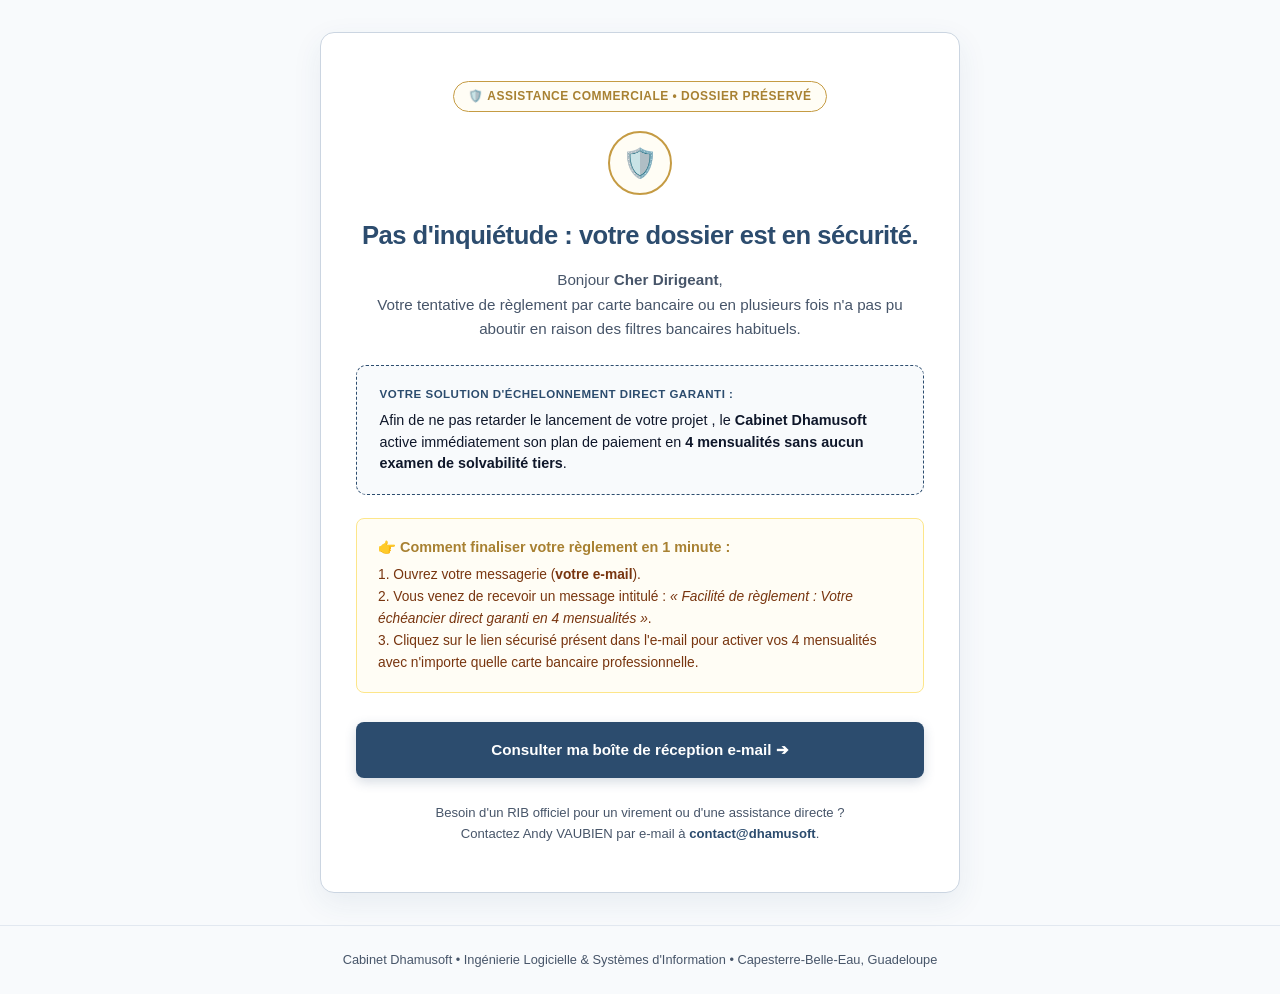
<file: repli_paiement.html>
<!DOCTYPE html>
<html lang="fr">
<head>
  <meta charset="utf-8">
  <meta name="viewport" content="width=device-width, initial-scale=1.0">
  <title>Solution de Repli & Assistance • Cabinet Dhamusoft</title>
  <style>
    :root {
      --primary: #2C4C6E;
      --primary-hover: #1E3754; 
      --accent: #C59B43;
      --accent-hover: #A88132;
      --bg-page: #f8fafc;       
      --card-bg: #ffffff;       
      --text-main: #0f172a;     
      --text-muted: #475569;    
      --border: #e2e8f0;        
      --frame-border: #cbd5e1;  
    }

    * { box-sizing: border-box; margin: 0; padding: 0; }
    html { scroll-behavior: smooth; }

    body {
      font-family: -apple-system, BlinkMacSystemFont, "Segoe UI", Roboto, sans-serif;
      background-color: var(--bg-page);
      color: var(--text-main);
      line-height: 1.6;
      display: flex;
      flex-direction: column;
      min-height: 100vh;
    }

    .container { max-width: 1200px; margin: 0 auto; padding: 2rem 1.5rem; }
    main.container { flex: 1; display: flex; align-items: center; justify-content: center; }

    /* Carte de réassurance principale */
    .repli-card {
      background: var(--card-bg);
      border: 1.5px solid var(--frame-border);
      border-radius: 14px;
      max-width: 640px;
      width: 100%;
      padding: 3rem 2.2rem;
      box-shadow: 0 10px 30px rgba(44, 76, 110, 0.08);
      text-align: center;
    }

    .badge-status {
      display: inline-flex;
      align-items: center;
      gap: 6px;
      background: #FFFDF5;
      color: var(--accent-hover);
      border: 1px solid var(--accent);
      font-size: 0.75rem;
      font-weight: 800;
      letter-spacing: 0.5px;
      padding: 5px 14px;
      border-radius: 20px;
      text-transform: uppercase;
      margin-bottom: 1.2rem;
    }

    .icon-circle {
      width: 64px;
      height: 64px;
      background-color: #FFFDF5;
      border: 2px solid var(--accent);
      border-radius: 50%;
      display: flex;
      align-items: center;
      justify-content: center;
      margin: 0 auto 1.2rem auto;
      font-size: 1.8rem;
    }

    h1 {
      font-size: 1.6rem;
      font-weight: 900;
      color: var(--primary);
      margin-bottom: 0.8rem;
      letter-spacing: -0.5px;
    }

    .intro-p {
      color: var(--text-muted);
      font-size: 0.95rem;
      margin-bottom: 1.5rem;
      line-height: 1.6;
    }

    /* Encart de la solution de repli */
    .solution-box {
      background: #f8fafc;
      border: 1.5px dashed var(--primary);
      border-radius: 10px;
      padding: 1.2rem 1.4rem;
      margin: 1.4rem 0;
      text-align: left;
    }

    .solution-tag {
      font-size: 0.72rem;
      font-weight: 800;
      color: var(--primary);
      text-transform: uppercase;
      letter-spacing: 0.5px;
      margin-bottom: 0.4rem;
    }

    .solution-text {
      font-size: 0.9rem;
      color: var(--text-main);
      line-height: 1.5;
    }

    /* Étapes d'activation */
    .steps-box {
      background: #FFFDF5;
      border: 1px solid #FDE68A;
      border-radius: 8px;
      padding: 1.1rem 1.3rem;
      text-align: left;
      font-size: 0.86rem;
      color: #78350F;
      line-height: 1.6;
      margin-bottom: 1.8rem;
    }

    .steps-box strong {
      display: block;
      margin-bottom: 0.3rem;
      font-size: 0.9rem;
      color: var(--accent-hover);
    }

    /* Bouton officiel Dhamusoft */
    .btn-dhamu {
      display: inline-block;
      background: var(--primary);
      color: #ffffff;
      text-decoration: none;
      padding: 1rem 2rem;
      border-radius: 8px;
      font-weight: 800;
      font-size: 0.95rem;
      width: 100%;
      box-shadow: 0 4px 12px rgba(44, 76, 110, 0.2);
      transition: all 0.2s ease;
    }

    .btn-dhamu:hover {
      background: var(--primary-hover);
      transform: translateY(-1px);
    }

    .contact-note {
      font-size: 0.82rem;
      color: var(--text-muted);
      margin-top: 1.5rem;
    }

    .contact-note a {
      color: var(--primary);
      font-weight: 700;
      text-decoration: none;
    }

    .contact-note a:hover {
      text-decoration: underline;
    }

    footer {
      border-top: 1px solid var(--border);
      padding: 1.5rem;
      text-align: center;
      font-size: 0.8rem;
      color: var(--text-muted);
    }
  </style>
</head>
<body>

  <main class="container">
    <div class="repli-card">
      
      <!-- Badge de statut -->
      <div class="badge-status">
        🛡️ Assistance Commerciale • Dossier Préservé
      </div>

      <!-- Icône bouclier doré -->
      <div class="icon-circle">
        🛡️
      </div>

      <!-- Titre officiel -->
      <h1>Pas d'inquiétude : votre dossier est en sécurité.</h1>

      <!-- Message d'explication -->
      <p class="intro-p">
        Bonjour <strong id="lbl-client-nom">Cher Dirigeant</strong>,<br>
        Votre tentative de règlement par carte bancaire ou en plusieurs fois n'a pas pu aboutir en raison des filtres bancaires habituels.
      </p>

      <!-- Solution de repli direct -->
      <div class="solution-box">
        <div class="solution-tag">Votre Solution d'Échelonnement Direct Garanti :</div>
        <div class="solution-text">
          Afin de ne pas retarder le lancement de votre projet <strong id="lbl-devis-ref"></strong>, le <strong>Cabinet Dhamusoft</strong> active immédiatement son plan de paiement en <strong>4 mensualités sans aucun examen de solvabilité tiers</strong>.
        </div>
      </div>

      <!-- Guide d'action -->
      <div class="steps-box">
        <strong>👉 Comment finaliser votre règlement en 1 minute :</strong>
        1. Ouvrez votre messagerie (<span id="lbl-client-email" style="font-weight: bold;">votre e-mail</span>).<br>
        2. Vous venez de recevoir un message intitulé : <em>« Facilité de règlement : Votre échéancier direct garanti en 4 mensualités »</em>.<br>
        3. Cliquez sur le lien sécurisé présent dans l'e-mail pour activer vos 4 mensualités avec n'importe quelle carte bancaire professionnelle.
      </div>

      <!-- Bouton d'action -->
      <a href="mailto:" id="btn-consulter-mail" class="btn-dhamu">
        Consulter ma boîte de réception e-mail ➔
      </a>

      <!-- Contact direct -->
      <p class="contact-note">
        Besoin d'un RIB officiel pour un virement ou d'une assistance directe ?<br>
        Contactez Andy VAUBIEN par e-mail à <a href="mailto:dhamusoft@gmail.com">contact@dhamusoft</a>.
      </p>

    </div>
  </main>

  <footer>
    Cabinet Dhamusoft • Ingénierie Logicielle & Systèmes d'Information • Capesterre-Belle-Eau, Guadeloupe
  </footer>

  <script>
    // Lecture dynamique des paramètres d'URL (?client=Nom&devis=DEV-XXXX&email=test@gp)
    document.addEventListener("DOMContentLoaded", () => {
      const p = new URLSearchParams(window.location.search);
      const client = p.get("client") || p.get("rep") || p.get("ste");
      const devis = p.get("devis") || p.get("id");
      const email = p.get("email");

      if (client && client.trim() !== "") {
        document.getElementById("lbl-client-nom").textContent = client.trim();
      }
      if (devis && devis.trim() !== "") {
        document.getElementById("lbl-devis-ref").textContent = "(" + devis.trim() + ")";
      }
      if (email && email.trim() !== "") {
        document.getElementById("lbl-client-email").textContent = email.trim();
        document.getElementById("btn-consulter-mail").href = "mailto:" + email.trim();
      }
    });
  </script>

</body>
</html>
</file>
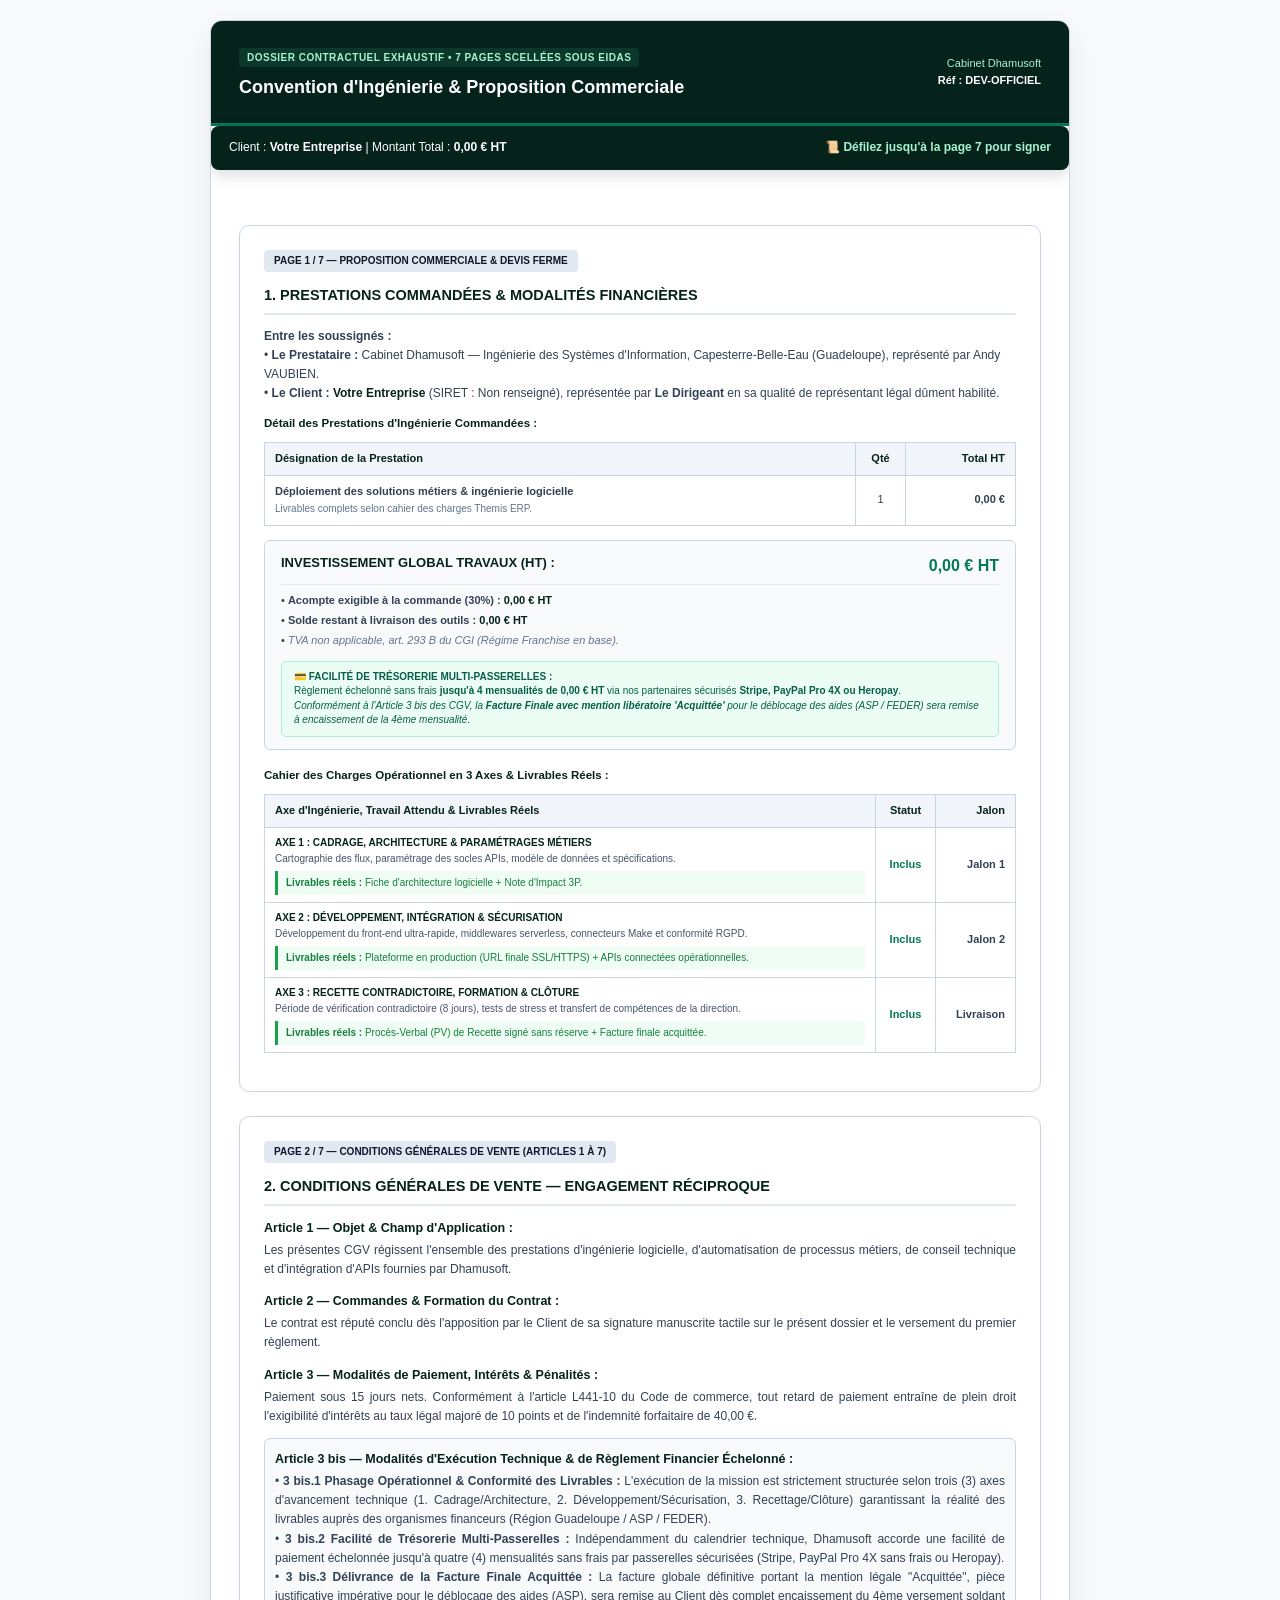
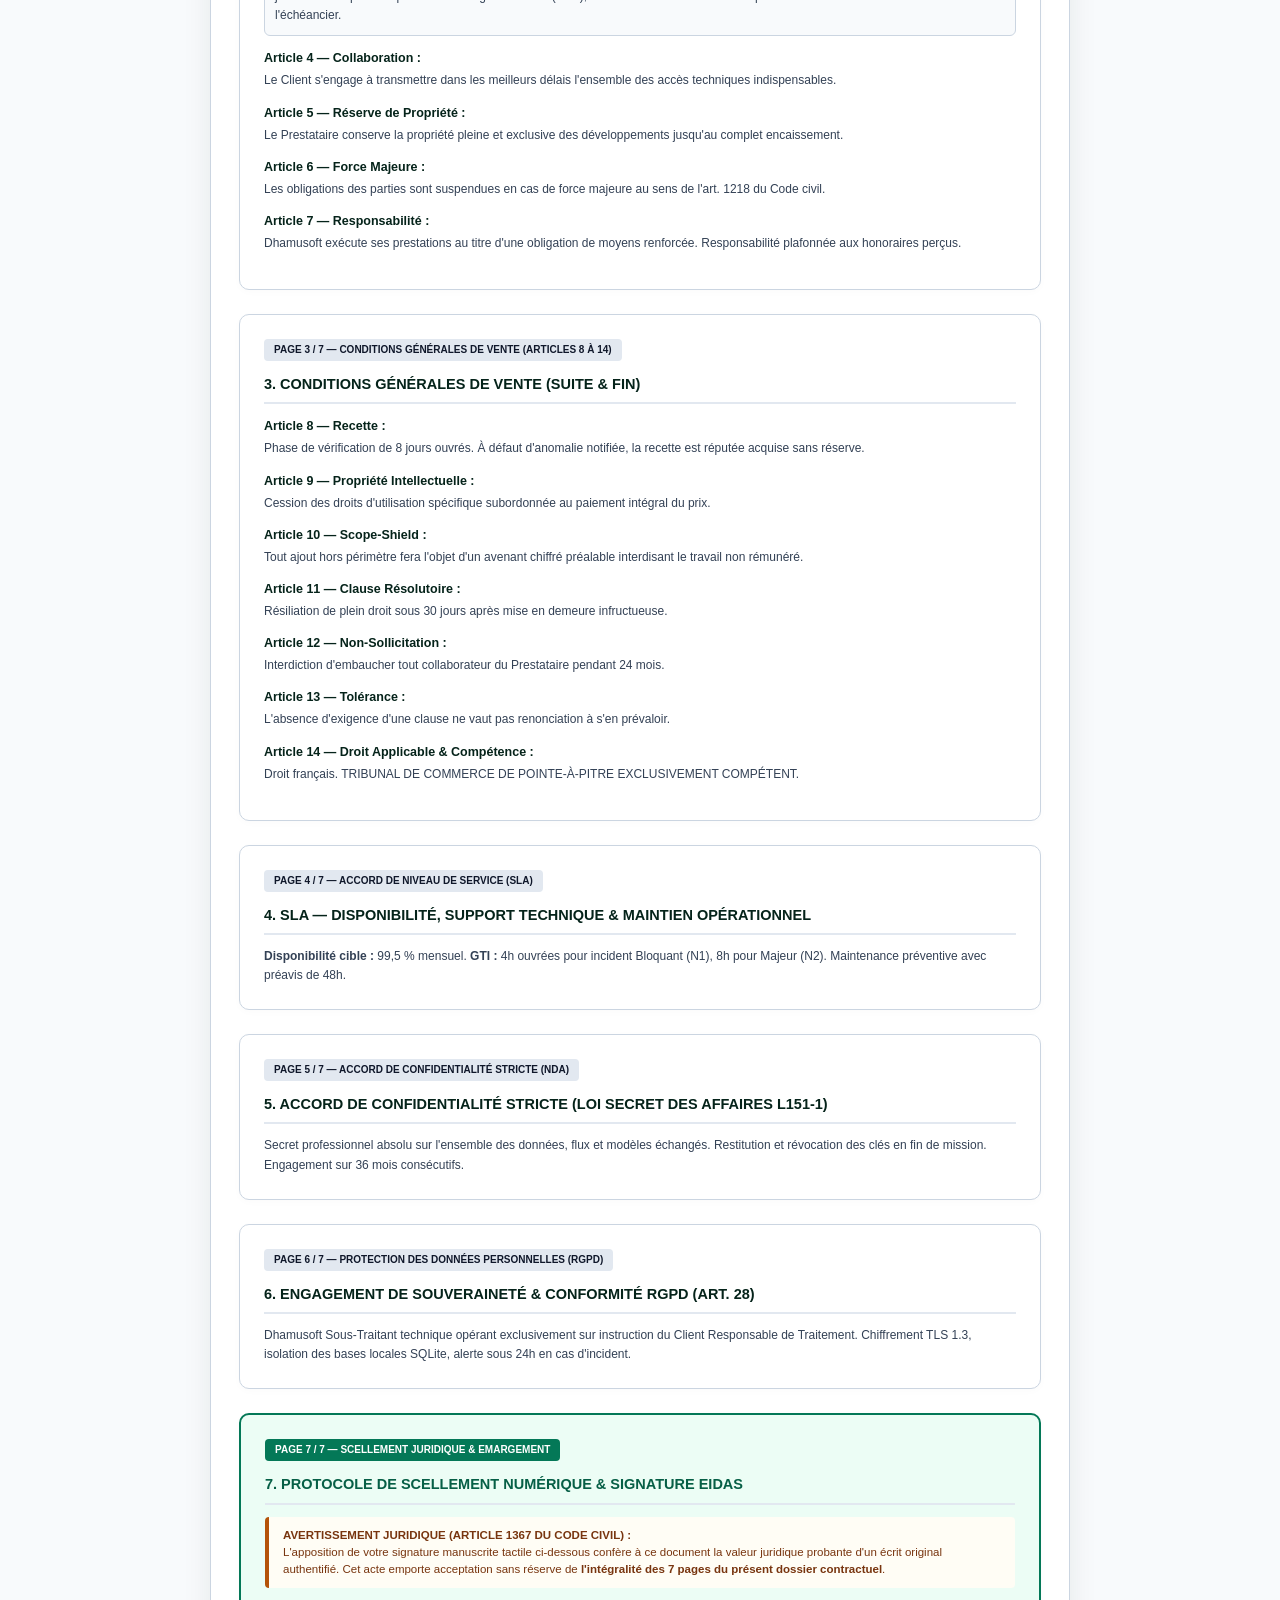
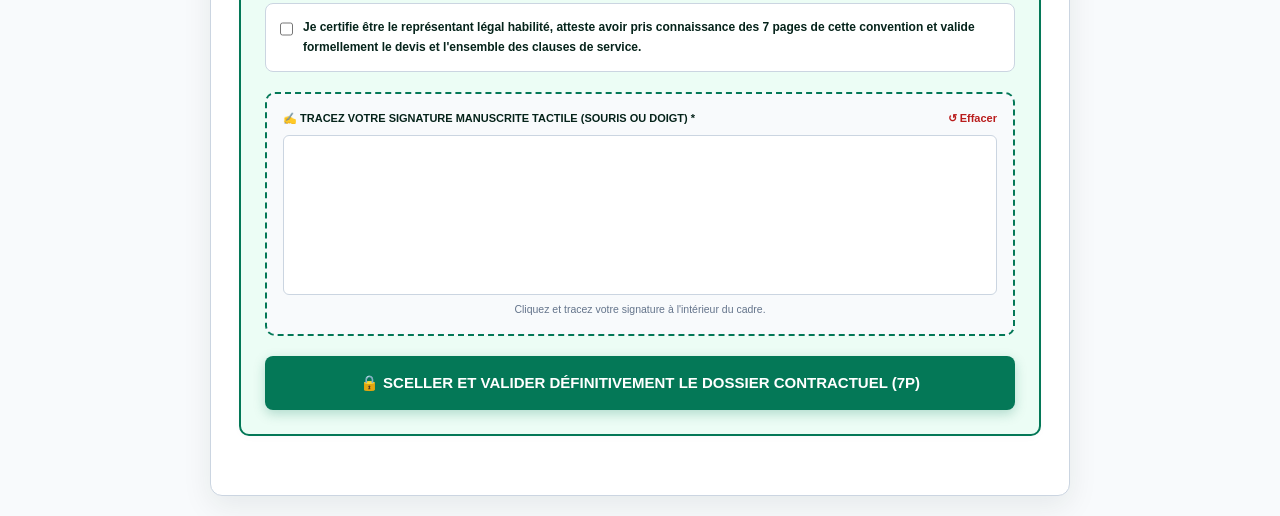
<file: signer_contrat.html>
<!DOCTYPE html>
<html lang="fr">
<head>
    <meta charset="UTF-8">
    <meta name="viewport" content="width=device-width, initial-scale=1.0">
    <title>Dossier Contractuel & Devis — Signature Électronique eIDAS</title>
    <style>
        :root {
            --primary: #05231A;
            --accent: #047857;
            --gold: #B45309;
            --bg: #F8FAFC;
            --border: #CBD5E1;
            --text: #090D16;
            --muted: #475569;
        }
        * { box-sizing: border-box; margin: 0; padding: 0; }
        body { font-family: -apple-system, BlinkMacSystemFont, "Segoe UI", Roboto, sans-serif; background: var(--bg); color: var(--text); line-height: 1.6; padding: 20px 10px; }
        .contract-wrapper { max-width: 860px; margin: 0 auto; background: #FFFFFF; border-radius: 12px; border: 1.5px solid var(--border); box-shadow: 0 10px 30px rgba(5,35,26,0.08); overflow: hidden; }
        .contract-header { background: var(--primary); color: white; padding: 22px 28px; display: flex; justify-content: space-between; align-items: center; border-bottom: 3px solid var(--accent); }
        .contract-tag { background: #0B382A; color: #A7F3D0; font-size: 10px; font-weight: 800; padding: 4px 8px; border-radius: 4px; text-transform: uppercase; letter-spacing: 0.5px; }
        .contract-body { padding: 35px 28px; font-size: 12px; color: #334155; }
        .page-break-box { background: #FFFFFF; border: 1px solid var(--border); border-radius: 10px; padding: 24px; margin-bottom: 24px; box-shadow: 0 2px 8px rgba(0,0,0,0.02); }
        .page-badge { display: inline-block; background: #E2E8F0; color: #0F172A; font-size: 10px; font-weight: 800; padding: 3px 10px; border-radius: 4px; margin-bottom: 12px; text-transform: uppercase; }
        .legal-title { font-size: 14.5px; font-weight: 900; color: var(--primary); margin-bottom: 12px; border-bottom: 2px solid #E2E8F0; padding-bottom: 6px; text-transform: uppercase; }
        .article { margin-bottom: 12px; text-align: justify; }
        .article-title { font-weight: 800; color: #05231A; display: block; margin-bottom: 3px; font-size: 12.5px; }
        
        /* ZONE DE SIGNATURE OPTIMISÉE POINTER EVENTS */
        .signature-zone { background: #F8FAFC; border: 2px dashed #047857; border-radius: 10px; padding: 16px; margin: 20px 0; text-align: center; }
        #canvas-contrat { 
            background: #FFFFFF; 
            border: 1.5px solid var(--border); 
            border-radius: 6px; 
            width: 100%; 
            height: 160px; 
            cursor: crosshair; 
            touch-action: none; 
            display: block; 
            user-select: none;
            -webkit-user-select: none;
        }

        .btn-sign { width: 100%; background: #047857; color: white; border: none; padding: 18px; border-radius: 8px; font-size: 15px; font-weight: 900; cursor: pointer; transition: all 0.2s; box-shadow: 0 4px 12px rgba(4,120,87,0.25); }
        .btn-sign:hover { background: #065F46; }
        .btn-sign:disabled { background: #94A3B8; cursor: not-allowed; }
        .sticky-summary { position: sticky; top: 10px; background: #05231A; color: white; padding: 12px 18px; border-radius: 8px; display: flex; justify-content: space-between; align-items: center; z-index: 100; margin-bottom: 20px; font-size: 12px; box-shadow: 0 4px 15px rgba(0,0,0,0.15); }
        
        table.contract-table { width: 100%; border-collapse: collapse; margin: 10px 0 14px 0; }
        table.contract-table th, table.contract-table td { border: 1px solid var(--border); padding: 7px 10px; text-align: left; font-size: 11px; }
        table.contract-table th { background: #F1F5F9; font-weight: 800; color: var(--primary); }
        
        .legal-warning { background: #FFFDF5; border-left: 4px solid var(--gold); padding: 10px 14px; border-radius: 4px; margin-bottom: 14px; font-size: 11.5px; color: #78350F; line-height: 1.5; }

        @keyframes popIn {
            from { opacity: 0; transform: scale(0.95); }
            to { opacity: 1; transform: scale(1); }
        }
    </style>
</head>
<body>

<div class="contract-wrapper">
    
    <!-- En-tête Statutaire -->
    <div class="contract-header">
        <div>
            <span class="contract-tag">DOSSIER CONTRACTUEL EXHAUSTIF • 7 PAGES SCELLÉES SOUS eIDAS</span>
            <h2 style="font-size: 18px; margin-top: 4px; color: #FFFFFF; font-weight: 900;">Convention d'Ingénierie & Proposition Commerciale</h2>
        </div>
        <div style="text-align: right; font-size: 11px; color: #A7F3D0;">
            Cabinet Dhamusoft<br><span id="c-num-devis" style="font-weight: 800; color: #FFFFFF;">Réf: Chargement...</span>
        </div>
    </div>

    <!-- Bandeau flottant récapitulatif -->
    <div class="sticky-summary" id="sticky-summary-box">
        <div>Client : <strong id="c-ste-sticky">---</strong> | Montant Total : <strong id="c-montant-sticky">--- € HT</strong></div>
        <div style="color: #A7F3D0; font-weight: bold;">📜 Défilez jusqu'à la page 7 pour signer</div>
    </div>

    <div class="contract-body">
        
        <!-- =============================================================== -->
        <!-- PAGE 1 : PRESTATIONS RÉELLES + CALCULS ACOMPTE & PHASAGE 3 AXES -->
        <!-- =============================================================== -->
        <div class="page-break-box">
            <span class="page-badge">Page 1 / 7 — Proposition Commerciale & Devis Ferme</span>
            <div class="legal-title">1. Prestations Commandées & Modalités Financières</div>
            
            <p style="margin-bottom: 8px;">
                <strong>Entre les soussignés :</strong><br>
                • <strong>Le Prestataire :</strong> Cabinet Dhamusoft — Ingénierie des Systèmes d'Information, Capesterre-Belle-Eau (Guadeloupe), représenté par Andy VAUBIEN.<br>
                • <strong>Le Client :</strong> <span id="c-ste" style="font-weight: 800; color: #05231A;">Société Client</span> (SIRET : <span id="c-siret">---</span>), représentée par <span id="c-rep" style="font-weight: 800;">---</span> en sa qualité de représentant légal dûment habilité.
            </p>

            <!-- TABLEAU 1 : LES VRAIES LIGNES DU CATALOGUE THEMIS -->
            <div style="font-weight: 800; color: #05231A; font-size: 11.5px; margin-top: 10px;">Détail des Prestations d'Ingénierie Commandées :</div>
            <table class="contract-table">
                <thead>
                    <tr><th>Désignation de la Prestation</th><th style="width: 50px; text-align: center;">Qté</th><th style="width: 110px; text-align: right;">Total HT</th></tr>
                </thead>
                <tbody id="table-lignes-themis-body">
                    <!-- Rempli dynamiquement par JS -->
                </tbody>
            </table>

            <!-- SYNTHÈSE TOTAUX COMPLÈTE SANS AUCUN BLANC -->
            <div style="padding: 12px 16px; background: #F8FAFC; border: 1.5px solid var(--border); border-radius: 6px;">
                <div style="display: flex; justify-content: space-between; font-size: 13px; font-weight: 900; margin-bottom: 6px; border-bottom: 1px solid #E2E8F0; padding-bottom: 6px;">
                    <span style="color: #05231A;">INVESTISSEMENT GLOBAL TRAVAUX (HT) :</span>
                    <span id="c-montant" style="color: #047857; font-size: 16px;">--- € HT</span>
                </div>

                <div style="font-size: 11px; color: #334155; line-height: 1.8;">
                    • <strong>Acompte exigible à la commande (<span id="c-acompte-pct">30</span>%) :</strong> <span id="c-acompte-euros" style="font-weight: bold; color: #05231A;">--- € HT</span><br>
                    • <strong>Solde restant à livraison des outils :</strong> <span id="c-solde-euros" style="font-weight: bold; color: #05231A;">--- € HT</span><br>
                    • <em style="color: #64748B;">TVA non applicable, art. 293 B du CGI (Régime Franchise en base).</em>
                </div>
                
                <div style="background: #ECFDF5; border: 1px solid #A7F3D0; border-radius: 5px; padding: 8px 12px; margin-top: 10px; font-size: 10px; color: #065F46; line-height: 1.45;">
                    <strong>💳 FACILITÉ DE TRÉSORERIE MULTI-PASSERELLES :</strong><br>
                    Règlement échelonné sans frais <strong>jusqu'à 4 mensualités de <span id="c-mensualite-stripe">---</span> € HT</strong> via nos partenaires sécurisés <strong>Stripe, PayPal Pro 4X ou Heropay</strong>.<br>
                    <em>Conformément à l'Article 3 bis des CGV, la <strong>Facture Finale avec mention libératoire 'Acquittée'</strong> pour le déblocage des aides (ASP / FEDER) sera remise à encaissement de la 4ème mensualité.</em>
                </div>
            </div>

            <!-- TABLEAU 2 : CAHIER DES CHARGES EN 3 AXES & LIVRABLES RÉELS -->
            <div style="font-weight: 800; color: #05231A; font-size: 11.5px; margin-top: 16px;">Cahier des Charges Opérationnel en 3 Axes & Livrables Réels :</div>
            <table class="contract-table">
                <thead>
                    <tr><th>Axe d'Ingénierie, Travail Attendu & Livrables Réels</th><th style="width: 60px; text-align: center;">Statut</th><th style="width: 80px; text-align: right;">Jalon</th></tr>
                </thead>
                <tbody id="table-phases-body">
                    <tr>
                        <td style="font-size: 10px;">
                            <strong style="color: #05231A;">AXE 1 : CADRAGE, ARCHITECTURE & PARAMÉTRAGES MÉTIERS</strong><br>
                            <span style="color: #475569;">Cartographie des flux, paramétrage des socles APIs, modèle de données et spécifications.</span>
                            <div style="background: #F0FDF4; border-left: 3px solid #16A34A; padding: 4px 8px; margin-top: 4px; color: #15803D;">
                                <strong>Livrables réels :</strong> Fiche d'architecture logicielle + Note d'Impact 3P.
                            </div>
                        </td>
                        <td style="text-align: center; color: #047857; font-weight: bold;">Inclus</td>
                        <td style="text-align: right; font-weight: bold;">Jalon 1</td>
                    </tr>
                    <tr>
                        <td style="font-size: 10px;">
                            <strong style="color: #05231A;">AXE 2 : DÉVELOPPEMENT, INTÉGRATION & SÉCURISATION</strong><br>
                            <span style="color: #475569;">Développement du front-end ultra-rapide, middlewares serverless, connecteurs Make et conformité RGPD.</span>
                            <div style="background: #F0FDF4; border-left: 3px solid #16A34A; padding: 4px 8px; margin-top: 4px; color: #15803D;">
                                <strong>Livrables réels :</strong> Plateforme en production (URL finale SSL/HTTPS) + APIs connectées opérationnelles.
                            </div>
                        </td>
                        <td style="text-align: center; color: #047857; font-weight: bold;">Inclus</td>
                        <td style="text-align: right; font-weight: bold;">Jalon 2</td>
                    </tr>
                    <tr>
                        <td style="font-size: 10px;">
                            <strong style="color: #05231A;">AXE 3 : RECETTE CONTRADICTOIRE, FORMATION & CLÔTURE</strong><br>
                            <span style="color: #475569;">Période de vérification contradictoire (8 jours), tests de stress et transfert de compétences de la direction.</span>
                            <div style="background: #F0FDF4; border-left: 3px solid #16A34A; padding: 4px 8px; margin-top: 4px; color: #15803D;">
                                <strong>Livrables réels :</strong> Procès-Verbal (PV) de Recette signé sans réserve + Facture finale acquittée.
                            </div>
                        </td>
                        <td style="text-align: center; color: #047857; font-weight: bold;">Inclus</td>
                        <td style="text-align: right; font-weight: bold;">Livraison</td>
                    </tr>
                </tbody>
            </table>
        </div>

        <!-- PAGE 2 : CGV (ARTICLES 1 À 7 + ARTICLE 3 BIS) -->
        <div class="page-break-box">
            <span class="page-badge">Page 2 / 7 — Conditions Générales de Vente (Articles 1 à 7)</span>
            <div class="legal-title">2. Conditions Générales de Vente — Engagement Réciproque</div>
            
            <div class="article">
                <span class="article-title">Article 1 — Objet & Champ d'Application :</span>
                Les présentes CGV régissent l'ensemble des prestations d'ingénierie logicielle, d'automatisation de processus métiers, de conseil technique et d'intégration d'APIs fournies par Dhamusoft.
            </div>

            <div class="article">
                <span class="article-title">Article 2 — Commandes & Formation du Contrat :</span>
                Le contrat est réputé conclu dès l'apposition par le Client de sa signature manuscrite tactile sur le présent dossier et le versement du premier règlement.
            </div>

            <div class="article">
                <span class="article-title">Article 3 — Modalités de Paiement, Intérêts & Pénalités :</span>
                Paiement sous 15 jours nets. Conformément à l'article L441-10 du Code de commerce, tout retard de paiement entraîne de plein droit l'exigibilité d'intérêts au taux légal majoré de 10 points et de l'indemnité forfaitaire de 40,00 €.
            </div>

            <div class="article" style="background: #F8FAFC; border: 1px solid #CBD5E1; padding: 10px; border-radius: 6px;">
                <span class="article-title">Article 3 bis — Modalités d'Exécution Technique & de Règlement Financier Échelonné :</span>
                • <strong>3 bis.1 Phasage Opérationnel & Conformité des Livrables :</strong> L'exécution de la mission est strictement structurée selon trois (3) axes d'avancement technique (1. Cadrage/Architecture, 2. Développement/Sécurisation, 3. Recettage/Clôture) garantissant la réalité des livrables auprès des organismes financeurs (Région Guadeloupe / ASP / FEDER).<br>
                • <strong>3 bis.2 Facilité de Trésorerie Multi-Passerelles :</strong> Indépendamment du calendrier technique, Dhamusoft accorde une facilité de paiement échelonnée jusqu'à quatre (4) mensualités sans frais par passerelles sécurisées (Stripe, PayPal Pro 4X sans frais ou Heropay).<br>
                • <strong>3 bis.3 Délivrance de la Facture Finale Acquittée :</strong> La facture globale définitive portant la mention légale "Acquittée", pièce justificative impérative pour le déblocage des aides (ASP), sera remise au Client dès complet encaissement du 4ème versement soldant l'échéancier.
            </div>

            <div class="article"><span class="article-title">Article 4 — Collaboration :</span> Le Client s'engage à transmettre dans les meilleurs délais l'ensemble des accès techniques indispensables.</div>
            <div class="article"><span class="article-title">Article 5 — Réserve de Propriété :</span> Le Prestataire conserve la propriété pleine et exclusive des développements jusqu'au complet encaissement.</div>
            <div class="article"><span class="article-title">Article 6 — Force Majeure :</span> Les obligations des parties sont suspendues en cas de force majeure au sens de l'art. 1218 du Code civil.</div>
            <div class="article"><span class="article-title">Article 7 — Responsabilité :</span> Dhamusoft exécute ses prestations au titre d'une obligation de moyens renforcée. Responsabilité plafonnée aux honoraires perçus.</div>
        </div>

        <!-- PAGE 3 : CGV (ARTICLES 8 À 14) -->
        <div class="page-break-box">
            <span class="page-badge">Page 3 / 7 — Conditions Générales de Vente (Articles 8 à 14)</span>
            <div class="legal-title">3. Conditions Générales de Vente (Suite & Fin)</div>
            <div class="article"><span class="article-title">Article 8 — Recette :</span> Phase de vérification de 8 jours ouvrés. À défaut d'anomalie notifiée, la recette est réputée acquise sans réserve.</div>
            <div class="article"><span class="article-title">Article 9 — Propriété Intellectuelle :</span> Cession des droits d'utilisation spécifique subordonnée au paiement intégral du prix.</div>
            <div class="article"><span class="article-title">Article 10 — Scope-Shield :</span> Tout ajout hors périmètre fera l'objet d'un avenant chiffré préalable interdisant le travail non rémunéré.</div>
            <div class="article"><span class="article-title">Article 11 — Clause Résolutoire :</span> Résiliation de plein droit sous 30 jours après mise en demeure infructueuse.</div>
            <div class="article"><span class="article-title">Article 12 — Non-Sollicitation :</span> Interdiction d'embaucher tout collaborateur du Prestataire pendant 24 mois.</div>
            <div class="article"><span class="article-title">Article 13 — Tolérance :</span> L'absence d'exigence d'une clause ne vaut pas renonciation à s'en prévaloir.</div>
            <div class="article"><span class="article-title">Article 14 — Droit Applicable & Compétence :</span> Droit français. TRIBUNAL DE COMMERCE DE POINTE-À-PITRE EXCLUSIVEMENT COMPÉTENT.</div>
        </div>

        <!-- PAGE 4 : SLA -->
        <div class="page-break-box">
            <span class="page-badge">Page 4 / 7 — Accord de Niveau de Service (SLA)</span>
            <div class="legal-title">4. SLA — Disponibilité, Support Technique & Maintien Opérationnel</div>
            <p><strong>Disponibilité cible :</strong> 99,5 % mensuel. <strong>GTI :</strong> 4h ouvrées pour incident Bloquant (N1), 8h pour Majeur (N2). Maintenance préventive avec préavis de 48h.</p>
        </div>

        <!-- PAGE 5 : NDA -->
        <div class="page-break-box">
            <span class="page-badge">Page 5 / 7 — Accord de Confidentialité Stricte (NDA)</span>
            <div class="legal-title">5. Accord de Confidentialité Stricte (Loi Secret des Affaires L151-1)</div>
            <p>Secret professionnel absolu sur l'ensemble des données, flux et modèles échangés. Restitution et révocation des clés en fin de mission. Engagement sur 36 mois consécutifs.</p>
        </div>

        <!-- PAGE 6 : RGPD -->
        <div class="page-break-box">
            <span class="page-badge">Page 6 / 7 — Protection des Données Personnelles (RGPD)</span>
            <div class="legal-title">6. Engagement de Souveraineté & Conformité RGPD (Art. 28)</div>
            <p>Dhamusoft Sous-Traitant technique opérant exclusivement sur instruction du Client Responsable de Traitement. Chiffrement TLS 1.3, isolation des bases locales SQLite, alerte sous 24h en cas d'incident.</p>
        </div>

        <!-- PAGE 7 : SCELLAGE & SIGNATURE eIDAS -->
        <div class="page-break-box" style="border: 2.5px solid #047857; background: #ECFDF5;">
            <span class="page-badge" style="background: #047857; color: white;">Page 7 / 7 — Scellement Juridique & Emargement</span>
            <div class="legal-title" style="color: #065F46;">7. Protocole de Scellement Numérique & Signature eIDAS</div>
            
            <div class="legal-warning">
                <strong>AVERTISSEMENT JURIDIQUE (ARTICLE 1367 DU CODE CIVIL) :</strong><br>
                L'apposition de votre signature manuscrite tactile ci-dessous confère à ce document la valeur juridique probante d'un écrit original authentifié. Cet acte emporte acceptation sans réserve de <strong>l'intégralité des 7 pages du présent dossier contractuel</strong>.
            </div>

            <form id="form-sign-7p" onsubmit="validerSignatureContrat7P(event)">
                <div style="background: #FFFFFF; border: 1.5px solid var(--border); padding: 14px; border-radius: 8px; margin: 15px 0;">
                    <label style="display: flex; align-items: flex-start; gap: 10px; font-size: 12px; color: #05231A; font-weight: 800; cursor: pointer;">
                        <input type="checkbox" id="chk-contrat-consent" required style="width: 18px; height: 18px; margin-top: 2px;">
                        <span>Je certifie être le représentant légal habilité, atteste avoir pris connaissance des 7 pages de cette convention et valide formellement le devis et l'ensemble des clauses de service.</span>
                    </label>
                </div>

                <div class="signature-zone">
                    <div style="display: flex; justify-content: space-between; align-items: center; margin-bottom: 8px;">
                        <strong style="font-size: 11px; text-transform: uppercase; color: var(--primary);">✍️ Tracez votre signature manuscrite tactile (Souris ou Doigt) *</strong>
                        <button type="button" onclick="clearSignatureCanvas()" style="background: none; border: none; color: #B91C1C; font-size: 11px; font-weight: bold; cursor: pointer;">↺ Effacer</button>
                    </div>
                    <canvas id="canvas-contrat"></canvas>
                    <small id="sig-indicator" style="color: #64748B; font-size: 10.5px; display: block; margin-top: 6px;">
                        Cliquez et tracez votre signature à l'intérieur du cadre.
                    </small>
                </div>

                <button type="submit" id="btn-submit-7p" class="btn-sign">
                    🔒 SCELLER ET VALIDER DÉFINITIVEMENT LE DOSSIER CONTRACTUEL (7P)
                </button>
            </form>
        </div>

    </div>
</div>

<script>
let canvas = null, ctx = null, isDrawing = false, hasDrawn = false;
let contratData = {};

document.addEventListener("DOMContentLoaded", () => {
    const p = new URLSearchParams(window.location.search);
    
    contratData = {
        mode: (p.get("mode") || "signature").toLowerCase(),
        devis: p.get("devis") || p.get("id") || "DEV-OFFICIEL",
        ste: p.get("ste") || "Votre Entreprise",
        siret: p.get("siret") || "Non renseigné",
        rep: p.get("rep") || "Le Dirigeant",
        montant: p.get("montant") || "0.00",
        acompte: p.get("acompte") || "30",
        email: p.get("email") || "",
        tel: p.get("tel") || "",
        lignes_raw: p.get("lignes") || "",
        opt_titre: p.get("opt_titre") || "",
        opt_desc: p.get("opt_desc") || "Architecture technique pré-intégrée. Prestation d'évolution non chiffrée ce jour, mobilisable sur avenant ultérieur."
    };

    const montantNum = parseFloat(contratData.montant) || 0.0;
    const acomptePct = parseInt(contratData.acompte, 10) || 30;
    const acompteEuros = (montantNum * (acomptePct / 100.0)).toFixed(2);
    const soldeEuros = (montantNum - parseFloat(acompteEuros)).toFixed(2);
    const mensualiteStripe = (montantNum / 4.0).toFixed(2);

    const fmt = (v) => parseFloat(v).toLocaleString("fr-FR", { minimumFractionDigits: 2, maximumFractionDigits: 2 });

    document.getElementById("c-num-devis").textContent = "Réf : " + contratData.devis;
    document.getElementById("c-ste-sticky").textContent = contratData.ste;
    document.getElementById("c-montant-sticky").textContent = fmt(montantNum) + " € HT";
    document.getElementById("c-ste").textContent = contratData.ste;
    document.getElementById("c-siret").textContent = contratData.siret;
    document.getElementById("c-rep").textContent = contratData.rep;
    document.getElementById("c-montant").textContent = fmt(montantNum) + " € HT";
    
    // Injection dynamique sans aucun blanc
    if (document.getElementById("c-acompte-pct")) document.getElementById("c-acompte-pct").textContent = acomptePct;
    if (document.getElementById("c-acompte-euros")) document.getElementById("c-acompte-euros").textContent = fmt(acompteEuros) + " € HT";
    if (document.getElementById("c-solde-euros")) document.getElementById("c-solde-euros").textContent = fmt(soldeEuros) + " € HT";
    if (document.getElementById("c-mensualite-stripe")) document.getElementById("c-mensualite-stripe").textContent = fmt(mensualiteStripe);

    // Injection des lignes du devis Themis
    const tableLignesBody = document.getElementById("table-lignes-themis-body");
    let lignesAffichees = false;

    if (contratData.lignes_raw) {
        try {
            const parsedLignes = JSON.parse(decodeURIComponent(contratData.lignes_raw));
            if (Array.isArray(parsedLignes) && parsedLignes.length > 0) {
                tableLignesBody.innerHTML = "";
                parsedLignes.forEach(l => {
                    const tr = document.createElement("tr");
                    tr.innerHTML = `
                        <td style="border: 1px solid #CBD5E1; padding: 7px 10px; font-size: 11px;">
                            <strong>${l.designation || 'Prestation d\'ingénierie'}</strong>
                        </td>
                        <td style="border: 1px solid #CBD5E1; padding: 7px 10px; text-align: center; font-size: 11px;">${l.qte || 1}</td>
                        <td style="border: 1px solid #CBD5E1; padding: 7px 10px; text-align: right; font-weight: bold; font-size: 11px;">${parseFloat(l.prix_setup || 0).toLocaleString('fr-FR', {minimumFractionDigits: 2})} €</td>
                    `;
                    tableLignesBody.appendChild(tr);
                });
                lignesAffichees = true;
            }
        } catch(e) {}
    }

    if (!lignesAffichees) {
        tableLignesBody.innerHTML = `
            <tr>
                <td style="border: 1px solid #CBD5E1; padding: 7px 10px; font-size: 11px;">
                    <strong>Déploiement des solutions métiers & ingénierie logicielle</strong><br>
                    <span style="font-size: 10px; color: #64748B;">Livrables complets selon cahier des charges Themis ERP.</span>
                </td>
                <td style="border: 1px solid #CBD5E1; padding: 7px 10px; text-align: center; font-size: 11px;">1</td>
                <td style="border: 1px solid #CBD5E1; padding: 7px 10px; text-align: right; font-weight: bold; font-size: 11px;">${fmt(montantNum)} €</td>
            </tr>
        `;
    }

    // Option future éventuelle
    if (contratData.opt_titre && contratData.opt_titre.trim() !== "") {
        const tablePhasesBody = document.getElementById("table-phases-body");
        const rowOpt = document.createElement("tr");
        rowOpt.style.background = "#FFFDF5";
        rowOpt.innerHTML = `
            <td style="border: 1px solid #FDE68A; padding: 7px 10px; font-size: 10.5px;">
                <strong style="color: #B45309;">Option Évolution — ${contratData.opt_titre}</strong><br>
                <span style="color: #78350F; font-size: 9.5px;">${contratData.opt_desc}</span>
            </td>
            <td style="border: 1px solid #FDE68A; padding: 7px 10px; font-size: 10px; text-align: center; color: #B45309; font-weight: bold;">Option</td>
            <td style="border: 1px solid #FDE68A; padding: 7px 10px; font-size: 10.5px; text-align: right; color: #B45309; font-style: italic;">Mémoire</td>
        `;
        tablePhasesBody.appendChild(rowOpt);
    }

    // Verrouillage légal FEDER si mode=proforma (avant Accusé de Réception Région)
    if (contratData.mode === "proforma") {
        const sticky = document.getElementById("sticky-summary-box");
        if (sticky) {
            sticky.style.background = "#78350F";
            sticky.innerHTML = `
                <div>PROFORMA NON SIGNABLE • Client : <strong>${contratData.ste}</strong> | Total : <strong>${fmt(montantNum)} € HT</strong></div>
                <div style="color: #FDE68A; font-weight: bold;">🔒 Verrouillé jusqu'à l'AR Région (Art. 6 FEDER)</div>
            `;
        }
        const formSign = document.getElementById("form-sign-7p");
        if (formSign) {
            const page7Box = formSign.closest(".page-break-box");
            if (page7Box) {
                page7Box.style.border = "2.5px solid #F59E0B";
                page7Box.style.background = "#FFFBEB";
            }
            const mandatUrl = `https://dhamusoft.fr/?action=mandat&devis=${encodeURIComponent(contratData.devis)}&ste=${encodeURIComponent(contratData.ste)}&siret=${encodeURIComponent(contratData.siret)}&rep=${encodeURIComponent(contratData.rep)}&tel=${encodeURIComponent(contratData.tel)}&email=${encodeURIComponent(contratData.email)}`;
            formSign.outerHTML = `
                <div style="background: #FFFFFF; border: 2px solid #F59E0B; border-radius: 10px; padding: 22px; text-align: center; margin-top: 12px;">
                    <div style="font-size: 2.5rem; margin-bottom: 8px;">🔒</div>
                    <h3 style="color: #92400E; font-size: 16px; font-weight: 900; margin-bottom: 8px;">
                        SIGNATURE VERROUILLÉE — DOCUMENT PROFORMA DE CONSULTATION
                    </h3>
                    <p style="font-size: 12px; color: #78350F; line-height: 1.6; margin-bottom: 16px; text-align: center;">
                        Conformément à l'<strong>Article 6 du Règlement (UE) n° 651/2014 (Effet Incitatif FEDER)</strong>, ce devis technique ne doit pas être signé avant l'obtention de l'Accusé de Réception officiel de la Région Guadeloupe.<br>
                        Pour lancer le dépôt de votre dossier sans délai, signez en priorité le <strong>Mandat d'Étude Préalable (Jalon 1)</strong>.
                    </p>
                    <a href="${mandatUrl}" style="display: inline-block; background: #B45309; color: #FFFFFF; text-decoration: none; padding: 14px 24px; border-radius: 8px; font-weight: 900; font-size: 14px; box-shadow: 0 4px 12px rgba(180,83,9,0.25);">
                        ✍️ Activer mes 80 % — Signer le Mandat Jalon 1 en priorité ➔
                    </a>
                </div>
            `;
        }
        return;
    }

    // Initialisation Canvas Pointer Events
    canvas = document.getElementById("canvas-contrat");
    if (!canvas) return;

    function resizeCanvas() {
        const rect = canvas.getBoundingClientRect();
        canvas.width = rect.width || canvas.offsetWidth || 700;
        canvas.height = rect.height || canvas.offsetHeight || 160;
        ctx = canvas.getContext("2d");
        ctx.strokeStyle = "#05231A";
        ctx.lineWidth = 2.8;
        ctx.lineCap = "round";
        ctx.lineJoin = "round";
    }
    resizeCanvas();
    window.addEventListener("resize", resizeCanvas);

    function getPointerPos(e) {
        const rect = canvas.getBoundingClientRect();
        return { x: e.clientX - rect.left, y: e.clientY - rect.top };
    }

    canvas.addEventListener("pointerdown", (e) => {
        e.preventDefault();
        canvas.setPointerCapture(e.pointerId);
        isDrawing = true;
        hasDrawn = true;
        document.getElementById("sig-indicator").textContent = "✓ Signature en cours de tracé...";
        document.getElementById("sig-indicator").style.color = "#047857";
        const pos = getPointerPos(e);
        ctx.beginPath();
        ctx.moveTo(pos.x, pos.y);
    });

    canvas.addEventListener("pointermove", (e) => {
        if (!isDrawing) return;
        e.preventDefault();
        const pos = getPointerPos(e);
        ctx.lineTo(pos.x, pos.y);
        ctx.stroke();
    });

    function endPointer(e) {
        if (isDrawing) {
            isDrawing = false;
            try { canvas.releasePointerCapture(e.pointerId); } catch(err) {}
        }
    }
    canvas.addEventListener("pointerup", endPointer);
    canvas.addEventListener("pointercancel", endPointer);
});

function clearSignatureCanvas() {
    if (ctx && canvas) {
        ctx.clearRect(0, 0, canvas.width, canvas.height);
        hasDrawn = false;
        document.getElementById("sig-indicator").textContent = "Cliquez et tracez votre signature à l'intérieur du cadre.";
        document.getElementById("sig-indicator").style.color = "#64748B";
    }
}

async function validerSignatureContrat7P(e) {
    e.preventDefault();
    if (!hasDrawn) {
        alert("⚠️ Veuillez apposer votre signature manuscrite dans le cadre avant de valider.");
        return;
    }

    const btn = document.getElementById("btn-submit-7p");
    btn.disabled = true;
    btn.textContent = "⏳ Scellement cryptographique du contrat...";

    let clientIP = "127.0.0.1";
    try {
        const res = await fetch("https://api.ipify.org?format=json");
        const data = await res.json();
        if (data && data.ip) clientIP = data.ip;
    } catch(err) {}

    const signatureBase64 = canvas.toDataURL("image/png");
    const now = new Date();

    const signatureZone = document.querySelector(".signature-zone");
    if (signatureZone) {
        signatureZone.innerHTML = `
            <div style="text-align: center; padding: 8px;">
                <strong style="font-size: 11px; text-transform: uppercase; color: #05231A; display: block; margin-bottom: 4px;">Signature Manuscrite Scellée :</strong>
                <img src="${signatureBase64}" style="max-height: 75px; max-width: 240px; object-fit: contain;" alt="Signature">
                <small style="color: #64748B; font-size: 10px; display: block; margin-top: 4px;">Horodatage : ${now.toLocaleDateString('fr-FR')} à ${now.toLocaleTimeString('fr-FR')} • IP : ${clientIP}</small>
            </div>
        `;
    }

    const styleCSS = document.querySelector("style") ? document.querySelector("style").outerHTML : "";
    const contenuContrat = document.querySelector(".contract-wrapper").outerHTML;
    const htmlComplet7Pages = `<!DOCTYPE html><html><head><meta charset="utf-8">${styleCSS}</head><body>${contenuContrat}</body></html>`;

    const montantVal = parseFloat(contratData.montant) || 0.0;
    const acomptePctVal = parseInt(contratData.acompte, 10) || 30;

    const payloadScellement = {
        event: "contrat_7p_signe_en_ligne",
        type_evenement: "CONTRAT_7P_SIGNE",
        numero_devis: contratData.devis,
        client_societe: contratData.ste,
        client_siret: contratData.siret,
        client_nom: contratData.rep,
        destinataire_email: contratData.email,
        email: contratData.email,
        Email: contratData.email,
        client_telephone: contratData.tel,
        telephone: contratData.tel,
        montant_ht: montantVal,
        acompte_pct: acomptePctVal,
        ip_signataire: clientIP,
        signature_png: signatureBase64,
        date_signature: now.toLocaleDateString('fr-FR'),
        heure_signature: now.toLocaleTimeString('fr-FR'),
        corps_dossier_7p_html: htmlComplet7Pages
    };

    // Transmission au Webhook Make
    const MAKE_WEBHOOK_URL = "https://hook.eu2.make.com/w1ajh1yhvuxnxks8wk9qkpwkm40k13rh";

    fetch(MAKE_WEBHOOK_URL, {
        method: "POST",
        headers: { "Content-Type": "application/json" },
        body: JSON.stringify(payloadScellement)
    }).catch(err => console.log("Notification transmise."));

    const sticky = document.getElementById("sticky-summary-box");
    if (sticky) sticky.style.display = "none";

    const montantAffiche = montantVal.toLocaleString("fr-FR", { minimumFractionDigits: 2, maximumFractionDigits: 2 }) + " € HT";

    // 🎯 REMPLACEMENT DÉFINITIF DE L'ÉCRAN DE CONFIRMATION (FIN DU 250/350 € & VRAI MONTANT)
    document.querySelector(".contract-body").innerHTML = `
        <div style="max-width: 620px; margin: 0 auto; text-align: center; padding: 20px 10px; font-family: -apple-system, BlinkMacSystemFont, 'Segoe UI', Roboto, sans-serif;">
            
            <div style="background: #FFFFFF; border: 2.5px solid #047857; border-radius: 16px; padding: 28px 24px; margin-bottom: 25px; box-shadow: 0 10px 25px rgba(4, 120, 87, 0.12); animation: popIn 0.3s ease-out;">
                <div style="font-size: 3.5rem; margin-bottom: 10px;">⚖️✅</div>
                <span style="background: #ECFDF5; color: #047857; font-weight: 800; font-size: 11px; padding: 4px 12px; border-radius: 20px; text-transform: uppercase; letter-spacing: 0.5px;">
                    CONVENTION D'INGÉNIERIE SCELLÉE • RÈGLEMENT eIDAS
                </span>
                <h2 style="color: #05231A; font-size: 22px; font-weight: 900; margin: 12px 0 10px 0;">
                    Dossier Contractuel 7P Validé avec Succès !
                </h2>
                <div style="font-size: 13.5px; line-height: 1.6; color: #334155; text-align: left; background: #F8FAFC; border: 1.5px solid #CBD5E1; border-radius: 10px; padding: 18px; margin: 16px 0;">
                    <p style="margin: 0 0 10px 0;">
                        Votre engagement ferme pour l'entreprise <strong>${contratData.ste}</strong> est désormais <strong>officiellement scellé et archivé</strong> dans notre environnement <strong>THEMIS ERP</strong>.
                    </p>
                    <p style="margin: 0; color: #065F46; font-size: 12.5px;">
                        📩 <strong>Notification immédiate :</strong> Votre exemplaire certifié conforme de 7 pages ainsi que votre facture d'acompte de démarrage (1/4) viennent de vous être expédiés par e-mail à <strong>${contratData.email || 'votre adresse'}</strong>.
                    </p>
                </div>
            </div>

            <div style="background: #F8FAFC; border: 1.5px solid #CBD5E1; padding: 18px 22px; border-radius: 10px; text-align: left; font-size: 12.5px; color: #475569; line-height: 1.8;">
                <div style="font-weight: 900; color: #05231A; margin-bottom: 6px; font-size: 13px; text-transform: uppercase;">
                    CERTIFICAT DE SCELLAGE ÉLECTRONIQUE (ART. 1367 CODE CIVIL) :
                </div>
                <strong>Référence Devis :</strong> <span style="color: #05231A; font-weight: bold;">${contratData.devis}</span><br>
                <strong>Signataire Habilité :</strong> ${contratData.rep}<br>
                <strong>Montant Global Validé :</strong> <strong style="color: #047857; font-size: 14px;">${montantAffiche}</strong><br>
                <strong>Horodatage Certifié :</strong> ${payloadScellement.date_signature} à ${payloadScellement.heure_signature}<br>
                <strong>Empreinte IP :</strong> <code style="color: #047857; font-weight: bold;">${clientIP}</code><br>
                <strong>État :</strong> Document 7P scellé et consigné au registre fiscal THEMIS ERP
            </div>

            <div style="margin-top: 25px;">
                <button class="btn-sign" onclick="window.close()" style="max-width: 240px; padding: 14px; font-size: 13px;">
                    Fermer cet onglet
                </button>
            </div>

        </div>
    `;
    window.scrollTo({ top: 0, behavior: 'smooth' });
}
</script>

</body>
</html>
</file>
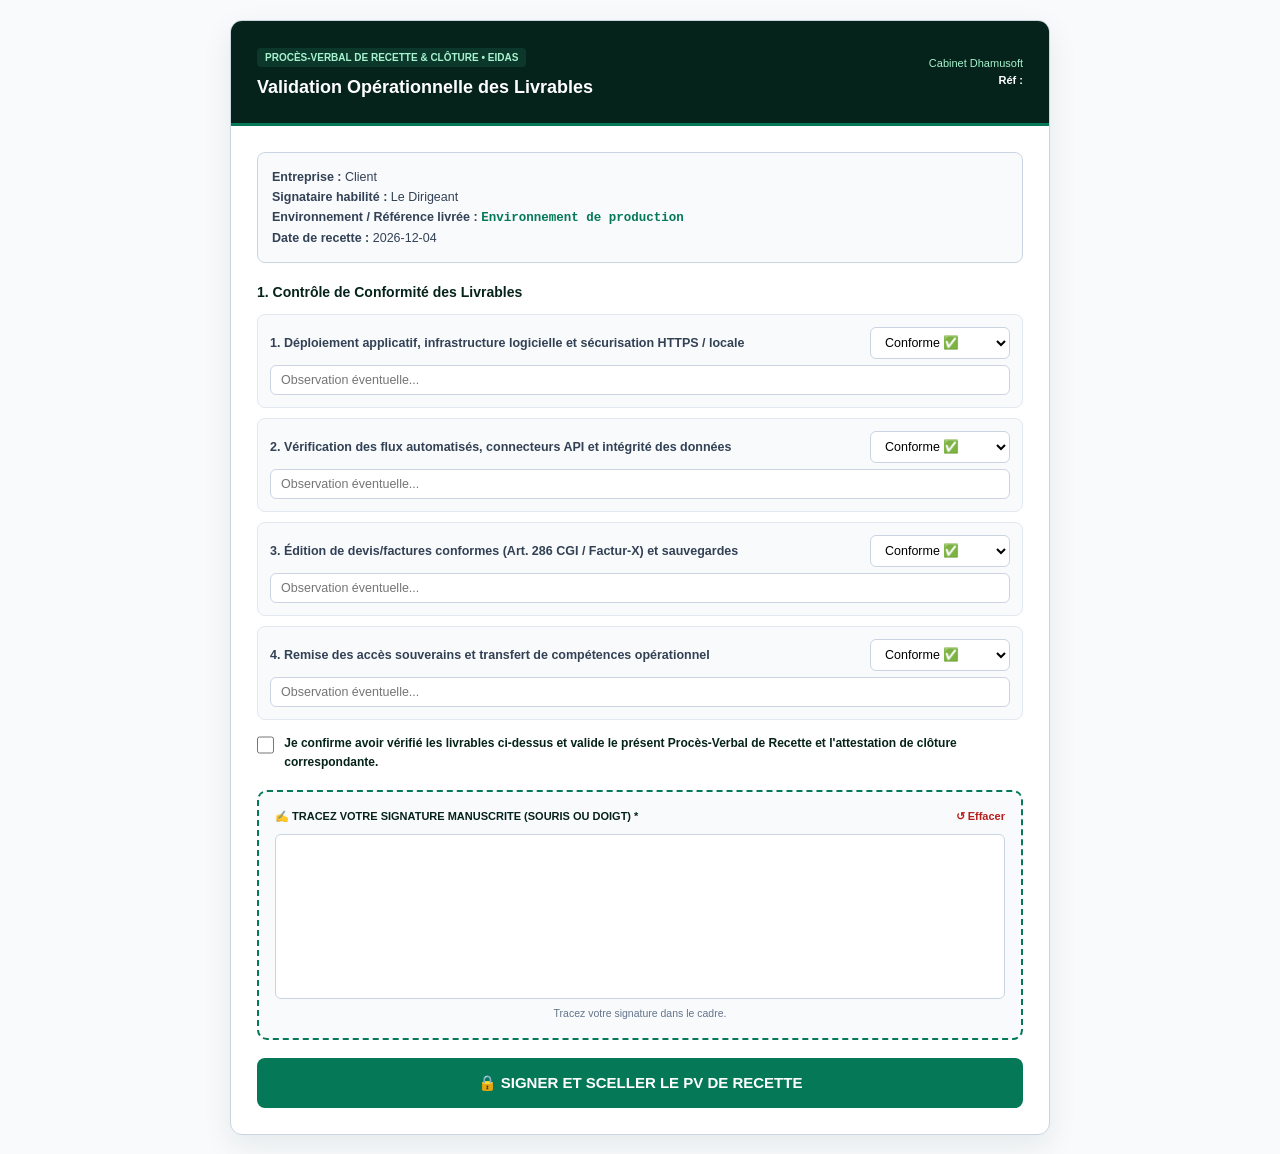
<file: signer_recette.html>
<!DOCTYPE html>
<html lang="fr">
<head>
    <meta charset="UTF-8">
    <meta name="viewport" content="width=device-width, initial-scale=1.0">
    <title>PV de Recette & Clôture — Signature eIDAS | Cabinet Dhamusoft</title>
    <style>
        :root { --primary: #05231A; --accent: #047857; --gold: #B45309; --bg: #F8FAFC; --border: #CBD5E1; --text: #090D16; }
        * { box-sizing: border-box; margin: 0; padding: 0; }
        body { font-family: -apple-system, BlinkMacSystemFont, "Segoe UI", Roboto, sans-serif; background: var(--bg); color: var(--text); line-height: 1.6; padding: 20px 10px; }
        .wrap { max-width: 820px; margin: 0 auto; background: #FFF; border-radius: 12px; border: 1.5px solid var(--border); box-shadow: 0 10px 30px rgba(5,35,26,0.08); overflow: hidden; }
        .hdr { background: var(--primary); color: #FFF; padding: 22px 26px; display: flex; justify-content: space-between; align-items: center; border-bottom: 3px solid var(--accent); flex-wrap: wrap; gap: 10px; }
        .tag { background: #0B382A; color: #A7F3D0; font-size: 10px; font-weight: 800; padding: 4px 8px; border-radius: 4px; text-transform: uppercase; }
        .body { padding: 26px; font-size: 13px; color: #334155; }
        .info-box { background: #F8FAFC; border: 1px solid var(--border); border-radius: 8px; padding: 14px; margin-bottom: 18px; font-size: 12.5px; }
        .item-row { border: 1px solid #E2E8F0; border-radius: 8px; padding: 12px; margin-bottom: 10px; background: #F8FAFC; }
        .item-top { display: flex; justify-content: space-between; align-items: center; gap: 10px; flex-wrap: wrap; }
        select, input, textarea { font-family: inherit; font-size: 12.5px; padding: 7px 10px; border: 1px solid var(--border); border-radius: 6px; background: #FFF; }
        .nc-box { background: #FFFBEB; border: 1.5px solid #F59E0B; border-radius: 8px; padding: 14px; margin: 14px 0; display: none; }
        .sig-zone { background: #F8FAFC; border: 2px dashed var(--accent); border-radius: 10px; padding: 16px; margin: 18px 0; text-align: center; }
        canvas { background: #FFF; border: 1.5px solid var(--border); border-radius: 6px; width: 100%; height: 165px; cursor: crosshair; touch-action: none; display: block; }
        .btn { width: 100%; background: var(--accent); color: #FFF; border: none; padding: 16px; border-radius: 8px; font-size: 15px; font-weight: 900; cursor: pointer; }
        .btn:disabled { background: #94A3B8; cursor: not-allowed; }
    </style>
</head>
<body>
<div class="wrap">
    <div class="hdr">
        <div>
            <span class="tag" id="r-badge">PROCÈS-VERBAL DE RECETTE & CLÔTURE • eIDAS</span>
            <h2 style="font-size:18px;margin-top:4px;font-weight:900;">Validation Opérationnelle des Livrables</h2>
        </div>
        <div style="text-align:right;font-size:11px;color:#A7F3D0;">Cabinet Dhamusoft<br><strong id="r-ref" style="color:#FFF;">---</strong></div>
    </div>

    <div class="body" id="r-body">
        <div class="info-box">
            <strong>Entreprise :</strong> <span id="r-ste">---</span><br>
            <strong>Signataire habilité :</strong> <span id="r-rep">---</span><br>
            <strong>Environnement / Référence livrée :</strong> <code id="r-url" style="color:#047857;font-weight:bold;">---</code><br>
            <strong>Date de recette :</strong> <span id="r-date">---</span>
        </div>

        <h3 style="font-size:14px;color:#05231A;margin-bottom:10px;">1. Contrôle de Conformité des Livrables</h3>
        <div id="items-wrap"></div>

        <div class="nc-box" id="nc-box">
            <strong style="color:#92400E;">⚠️ Suivi des Non-Conformités / Réserves :</strong>
            <textarea id="nc-detail" rows="2" style="width:100%;margin-top:8px;" placeholder="Détail des corrections attendues..."></textarea>
            <div style="margin-top:8px;">
                <label style="font-size:12px;font-weight:bold;color:#92400E;">Date future convenue de mise en conformité : </label>
                <input type="date" id="nc-date">
            </div>
        </div>

        <form id="form-recette" onsubmit="validerRecette(event)">
            <label style="display:flex;align-items:flex-start;gap:10px;margin:14px 0;font-size:12px;font-weight:700;color:#05231A;cursor:pointer;">
                <input type="checkbox" required style="width:18px;height:18px;margin-top:2px;">
                <span>Je confirme avoir vérifié les livrables ci-dessus et valide le présent Procès-Verbal de Recette et l'attestation de clôture correspondante.</span>
            </label>

            <div class="sig-zone">
                <div style="display:flex;justify-content:space-between;align-items:center;margin-bottom:8px;">
                    <strong style="font-size:11px;text-transform:uppercase;color:var(--primary);">✍️ Tracez votre signature manuscrite (Souris ou Doigt) *</strong>
                    <button type="button" onclick="clearPad()" style="background:none;border:none;color:#B91C1C;font-size:11px;font-weight:bold;cursor:pointer;">↺ Effacer</button>
                </div>
                <canvas id="pad"></canvas>
                <small id="sig-ind" style="color:#64748B;font-size:10.5px;display:block;margin-top:6px;">Tracez votre signature dans le cadre.</small>
            </div>

            <button type="submit" id="btn-ok" class="btn">🔒 SIGNER ET SCELLER LE PV DE RECETTE</button>
        </form>
    </div>
</div>

<script>
const p = new URLSearchParams(window.location.search);
const recData = {
    cle: p.get("cle") || p.get("devis") || "",
    parcours: (p.get("parcours") || "DIRECT_STANDARD").toUpperCase(),
    devis: p.get("devis") || "",
    ste: p.get("ste") || "Client",
    rep: p.get("rep") || "Le Dirigeant",
    email: p.get("email") || "",
    url: p.get("url") || "Environnement de production",
    date_rec: p.get("date_rec") || new Date().toISOString().slice(0, 10),
    nc: p.get("nc") || "",
    date_nc: p.get("date_nc") || "",
};

let items = [
    { libelle: "Déploiement applicatif, infrastructure logicielle et sécurisation HTTPS / locale", statut: "Conforme", observation: "" },
    { libelle: "Vérification des flux automatisés, connecteurs API et intégrité des données", statut: "Conforme", observation: "" },
    { libelle: "Édition de devis/factures conformes (Art. 286 CGI / Factur-X) et sauvegardes", statut: "Conforme", observation: "" },
    { libelle: "Remise des accès souverains et transfert de compétences opérationnel", statut: "Conforme", observation: "" }
];
try {
    const parsed = JSON.parse(p.get("items") || "[]");
    if (Array.isArray(parsed) && parsed.length) items = parsed;
} catch(e) {}

document.getElementById("r-ref").textContent = "Réf : " + (recData.devis || recData.cle);
document.getElementById("r-ste").textContent = recData.ste;
document.getElementById("r-rep").textContent = recData.rep;
document.getElementById("r-url").textContent = recData.url;
document.getElementById("r-date").textContent = recData.date_rec;
document.getElementById("nc-detail").value = recData.nc;
document.getElementById("nc-date").value = recData.date_nc;
if (recData.parcours === "FEDER_MANDAT") {
    document.getElementById("r-badge").textContent = "PV DE RECETTE & CLÔTURE • DOSSIER CHÈQUE TIC / FEDER";
}

function renderItems() {
    const wrap = document.getElementById("items-wrap");
    wrap.innerHTML = "";
    let hasNC = false;
    items.forEach((it, idx) => {
        if (it.statut !== "Conforme") hasNC = true;
        const div = document.createElement("div");
        div.className = "item-row";
        div.innerHTML = `
            <div class="item-top">
                <span style="font-weight:700;font-size:12.5px;">${idx + 1}. ${it.libelle}</span>
                <select onchange="items[${idx}].statut=this.value; renderItems();">
                    <option value="Conforme" ${it.statut==='Conforme'?'selected':''}>Conforme ✅</option>
                    <option value="Non conforme" ${it.statut==='Non conforme'?'selected':''}>Non conforme ❌</option>
                    <option value="Sous réserve" ${it.statut==='Sous réserve'?'selected':''}>Sous réserve ⚠️</option>
                </select>
            </div>
            <input type="text" placeholder="Observation éventuelle..." value="${(it.observation||'').replace(/"/g,'&quot;')}" onchange="items[${idx}].observation=this.value" style="width:100%;margin-top:6px;">
        `;
        wrap.appendChild(div);
    });
    document.getElementById("nc-box").style.display = hasNC ? "block" : "none";
}
renderItems();

const canvas = document.getElementById("pad");
const rect = canvas.getBoundingClientRect();
canvas.width = rect.width || 700;
canvas.height = rect.height || 165;
const ctx = canvas.getContext("2d");
ctx.strokeStyle = "#05231A"; ctx.lineWidth = 2.6; ctx.lineCap = "round"; ctx.lineJoin = "round";
let drawing = false, hasDrawn = false;
function pos(e) { const r = canvas.getBoundingClientRect(); return { x: e.clientX - r.left, y: e.clientY - r.top }; }
canvas.addEventListener("pointerdown", e => { e.preventDefault(); canvas.setPointerCapture(e.pointerId); drawing = true; hasDrawn = true; document.getElementById("sig-ind").textContent = "✓ Tracé en cours..."; const pt = pos(e); ctx.beginPath(); ctx.moveTo(pt.x, pt.y); });
canvas.addEventListener("pointermove", e => { if (!drawing) return; e.preventDefault(); const pt = pos(e); ctx.lineTo(pt.x, pt.y); ctx.stroke(); });
canvas.addEventListener("pointerup", () => { drawing = false; });
function clearPad() { ctx.clearRect(0, 0, canvas.width, canvas.height); hasDrawn = false; document.getElementById("sig-ind").textContent = "Tracez votre signature dans le cadre."; }

async function validerRecette(e) {
    e.preventDefault();
    if (!hasDrawn) { alert("⚠️ Veuillez tracer votre signature avant de valider."); return; }
    const btn = document.getElementById("btn-ok");
    btn.disabled = true; btn.textContent = "⏳ Scellement en cours...";

    let ip = "127.0.0.1";
    try { const r = await fetch("https://api.ipify.org?format=json"); const j = await r.json(); if (j && j.ip) ip = j.ip; } catch(err) {}

    const sigB64 = canvas.toDataURL("image/png");
    const ncDet = document.getElementById("nc-detail").value;
    const ncDate = document.getElementById("nc-date").value;
    const hasNC = items.some(i => i.statut !== "Conforme") || ncDet.trim() !== "";
    const reserveTxt = hasNC ? (ncDate ? `Avec réserves — Reprise prévue le ${ncDate}` : "Avec réserves") : "Sans réserve";
    const now = new Date();

    const payload = {
        event: "recette_cloture_signee_en_ligne",
        type_evenement: "RECETTE_CLOTURE_SIGNEE",
        cle_dossier: recData.cle,
        numero_devis: recData.devis,
        type_parcours: recData.parcours,
        client_societe: recData.ste,
        client_nom: recData.rep,
        email: recData.email,
        reserve_recette: reserveTxt,
        non_conformites_detail: ncDet,
        date_mise_en_conformite: ncDate,
        items_conformite_json: JSON.stringify(items),
        signature_png: sigB64,
        date_signature: now.toISOString().slice(0, 10),
        ip_signataire: ip
    };

    const MAKE_WEBHOOK_URL = "https://hook.eu2.make.com/w1ajh1yhvuxnxks8wk9qkpwkm40k13rh";
    fetch(MAKE_WEBHOOK_URL, { method: "POST", headers: { "Content-Type": "application/json" }, body: JSON.stringify(payload) }).catch(() => {});

    document.getElementById("r-body").innerHTML = `
        <div style="text-align:center;padding:24px 10px;">
            <div style="font-size:3.2rem;margin-bottom:8px;">📋✅</div>
            <h2 style="color:#05231A;font-size:21px;font-weight:900;">PV de Recette & Clôture Signé !</h2>
            <p style="margin:12px auto;max-width:520px;color:#334155;">
                Merci <strong>${recData.rep}</strong>. Votre validation pour <strong>${recData.ste}</strong> (<em>${reserveTxt}</em>) a bien été enregistrée le ${payload.date_signature} (IP : ${ip}).
            </p>
            <button class="btn" onclick="window.close()" style="max-width:220px;margin-top:12px;">Fermer cet onglet</button>
        </div>
    `;
}
</script>
</body>
</html>
</file>
